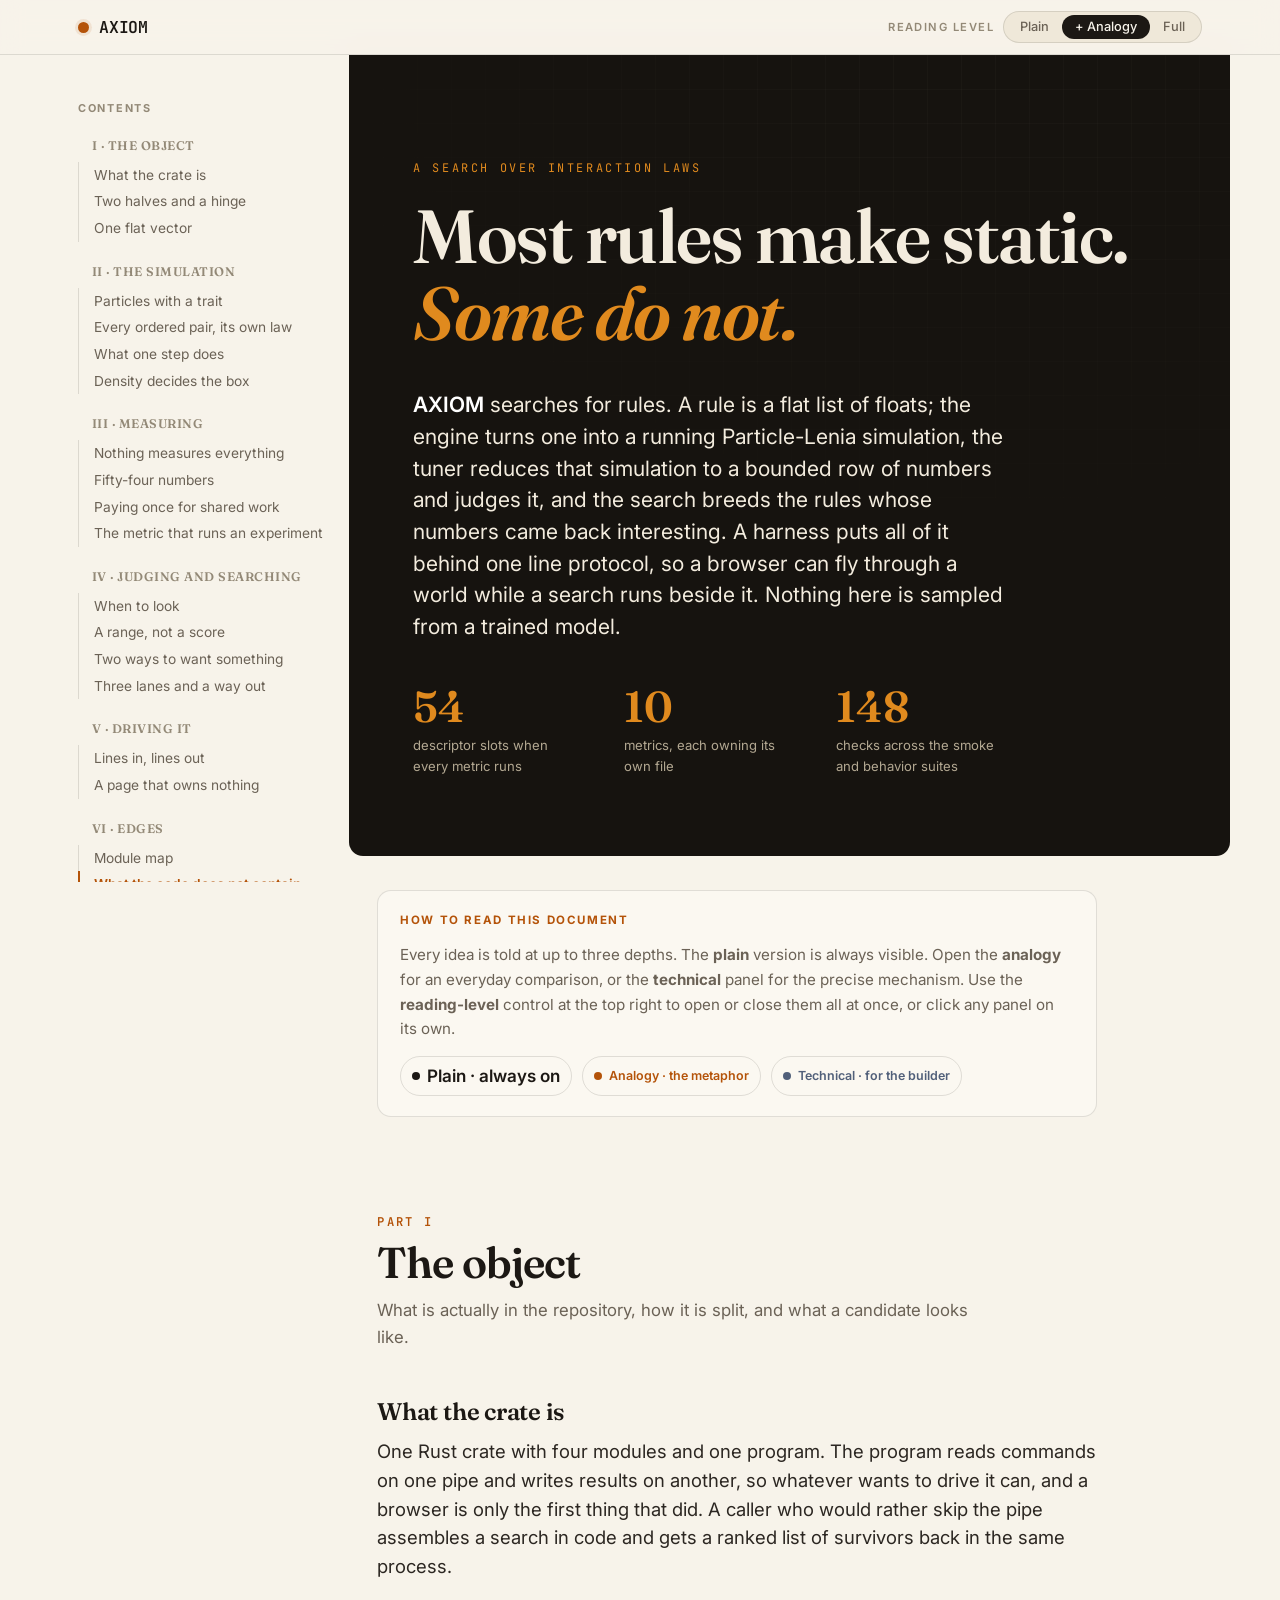
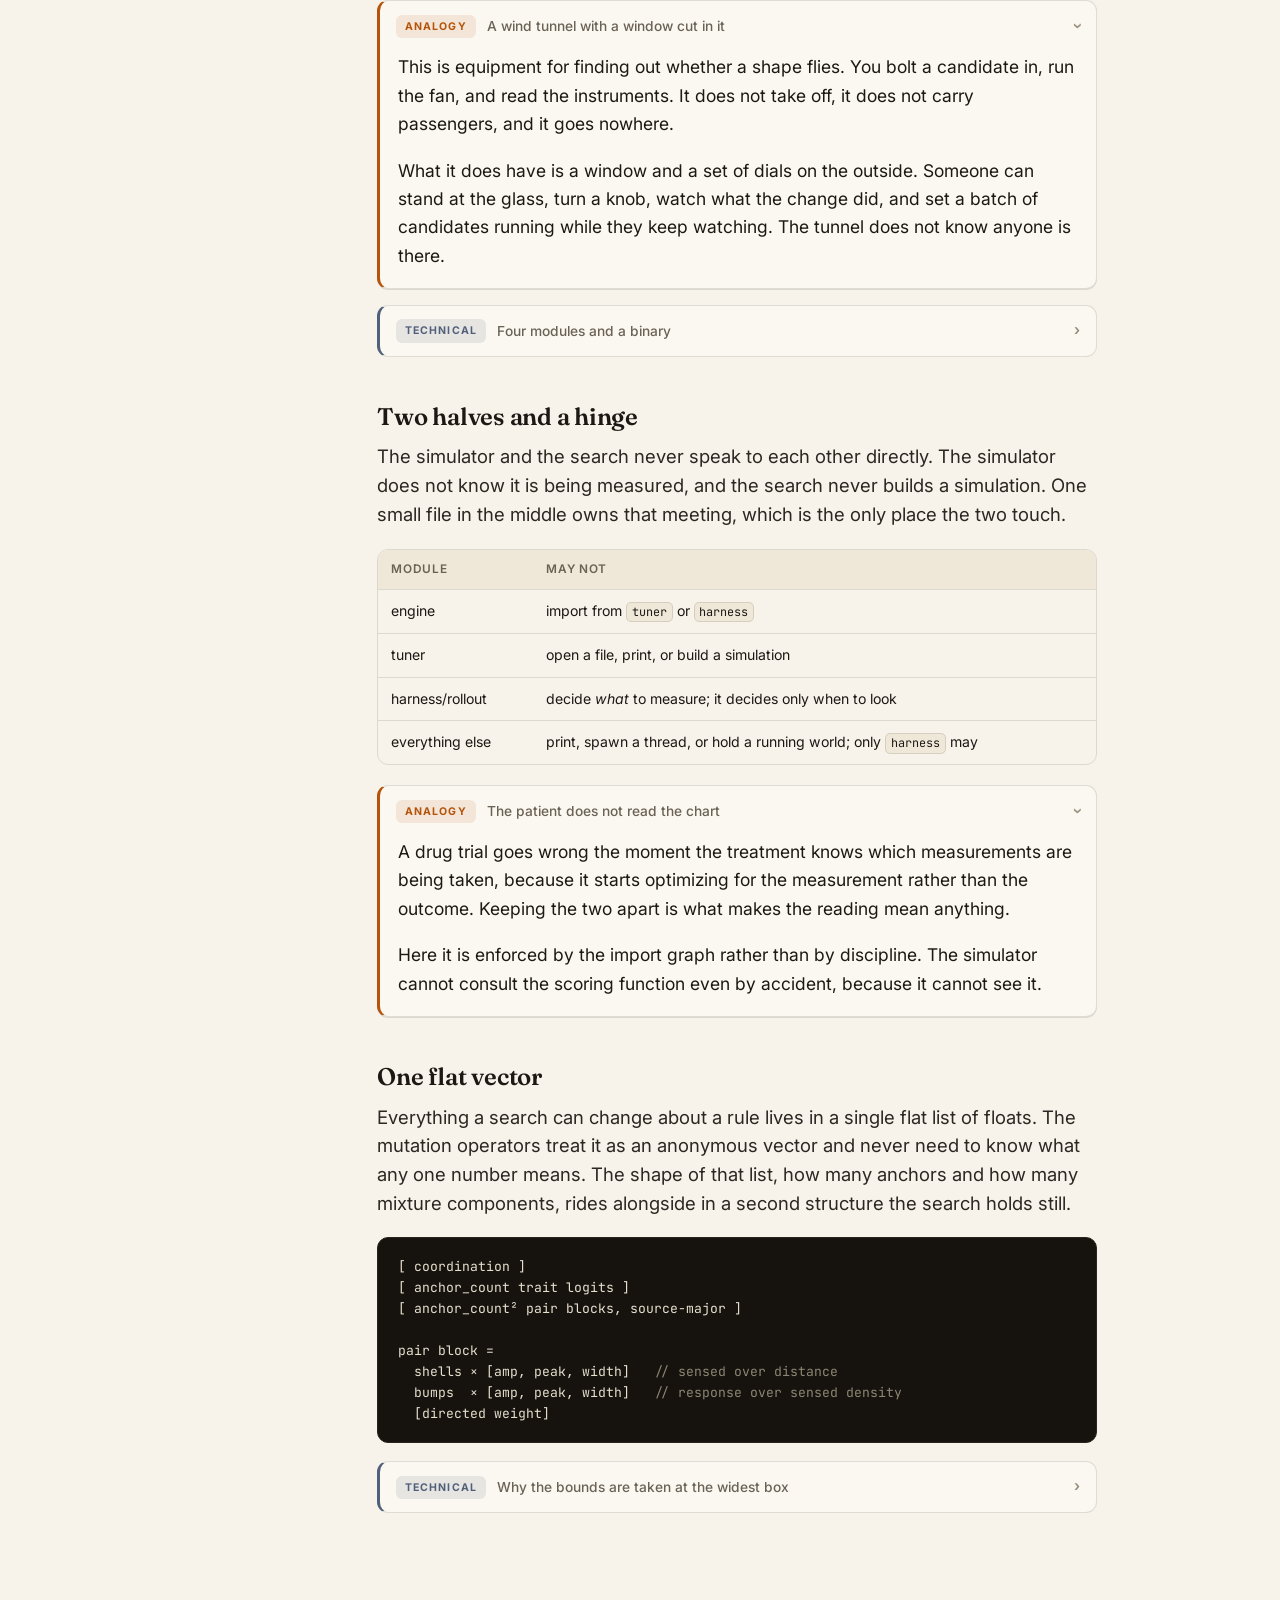
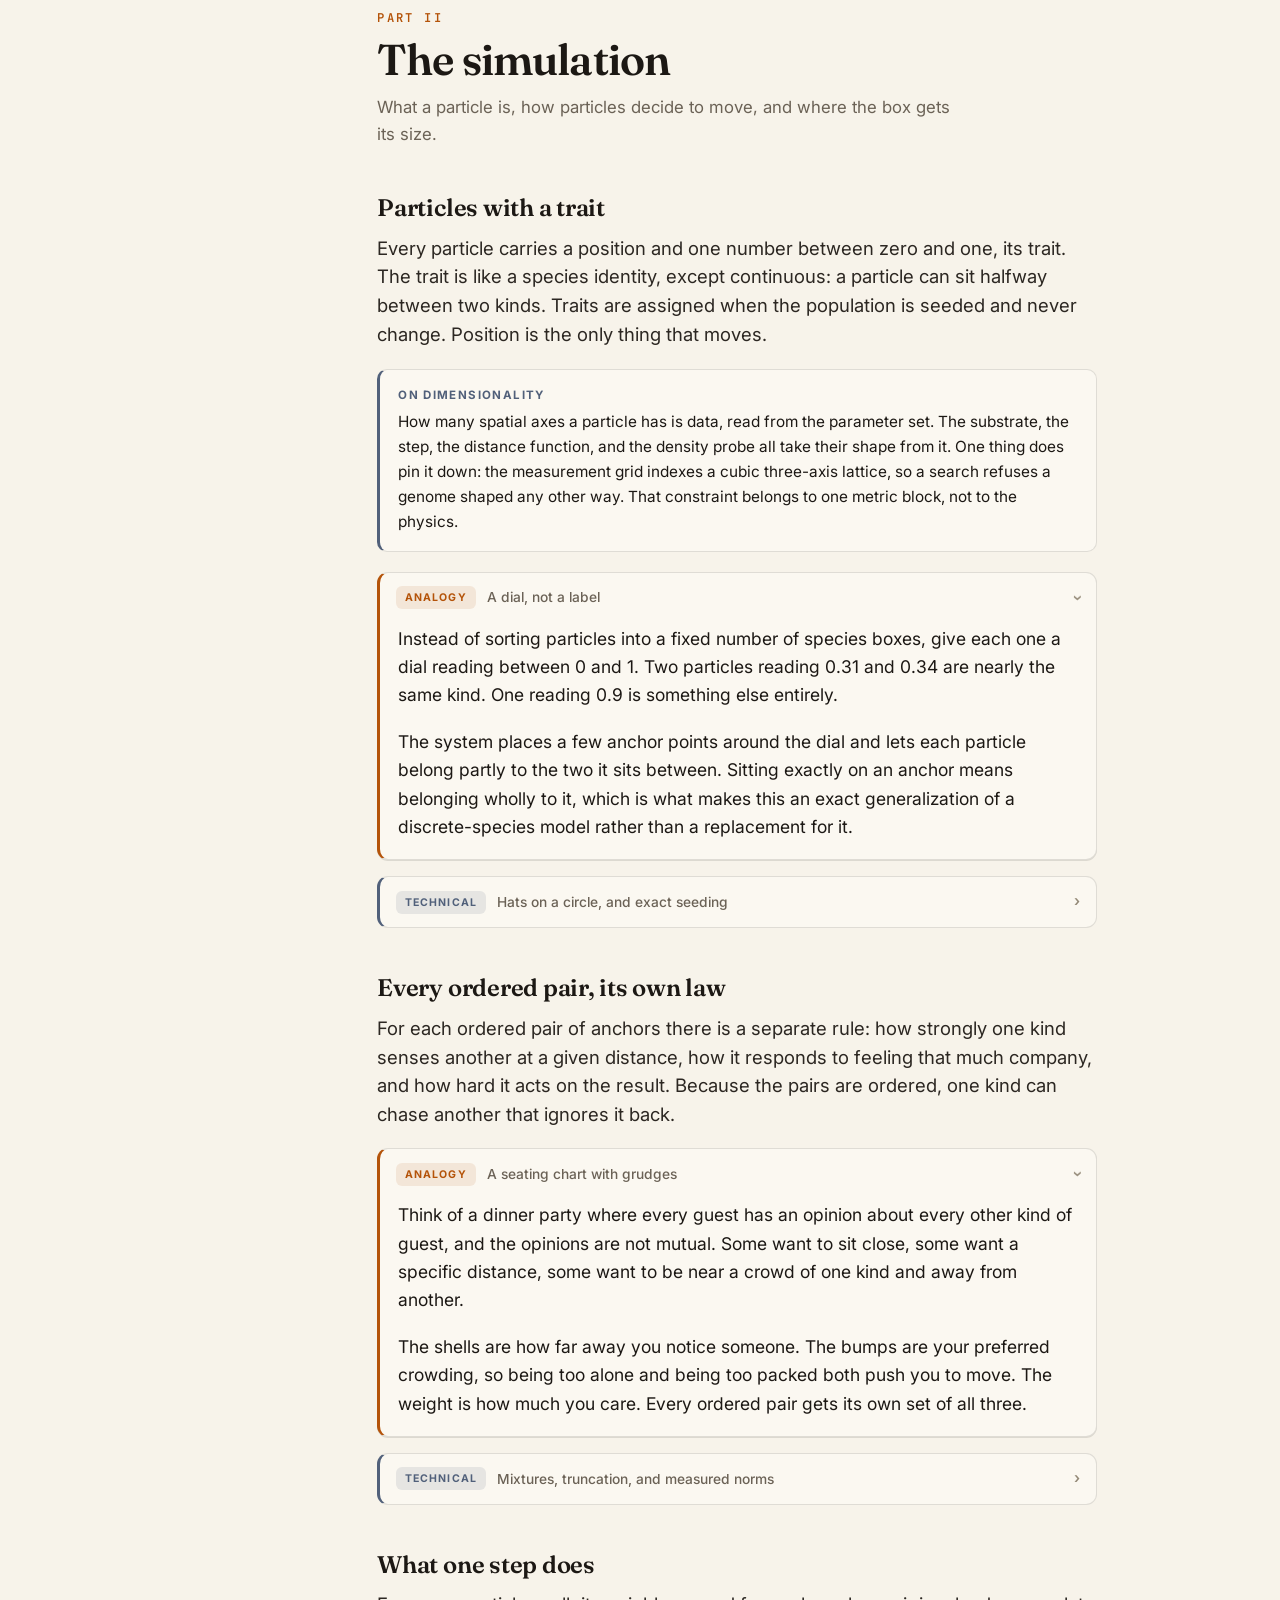
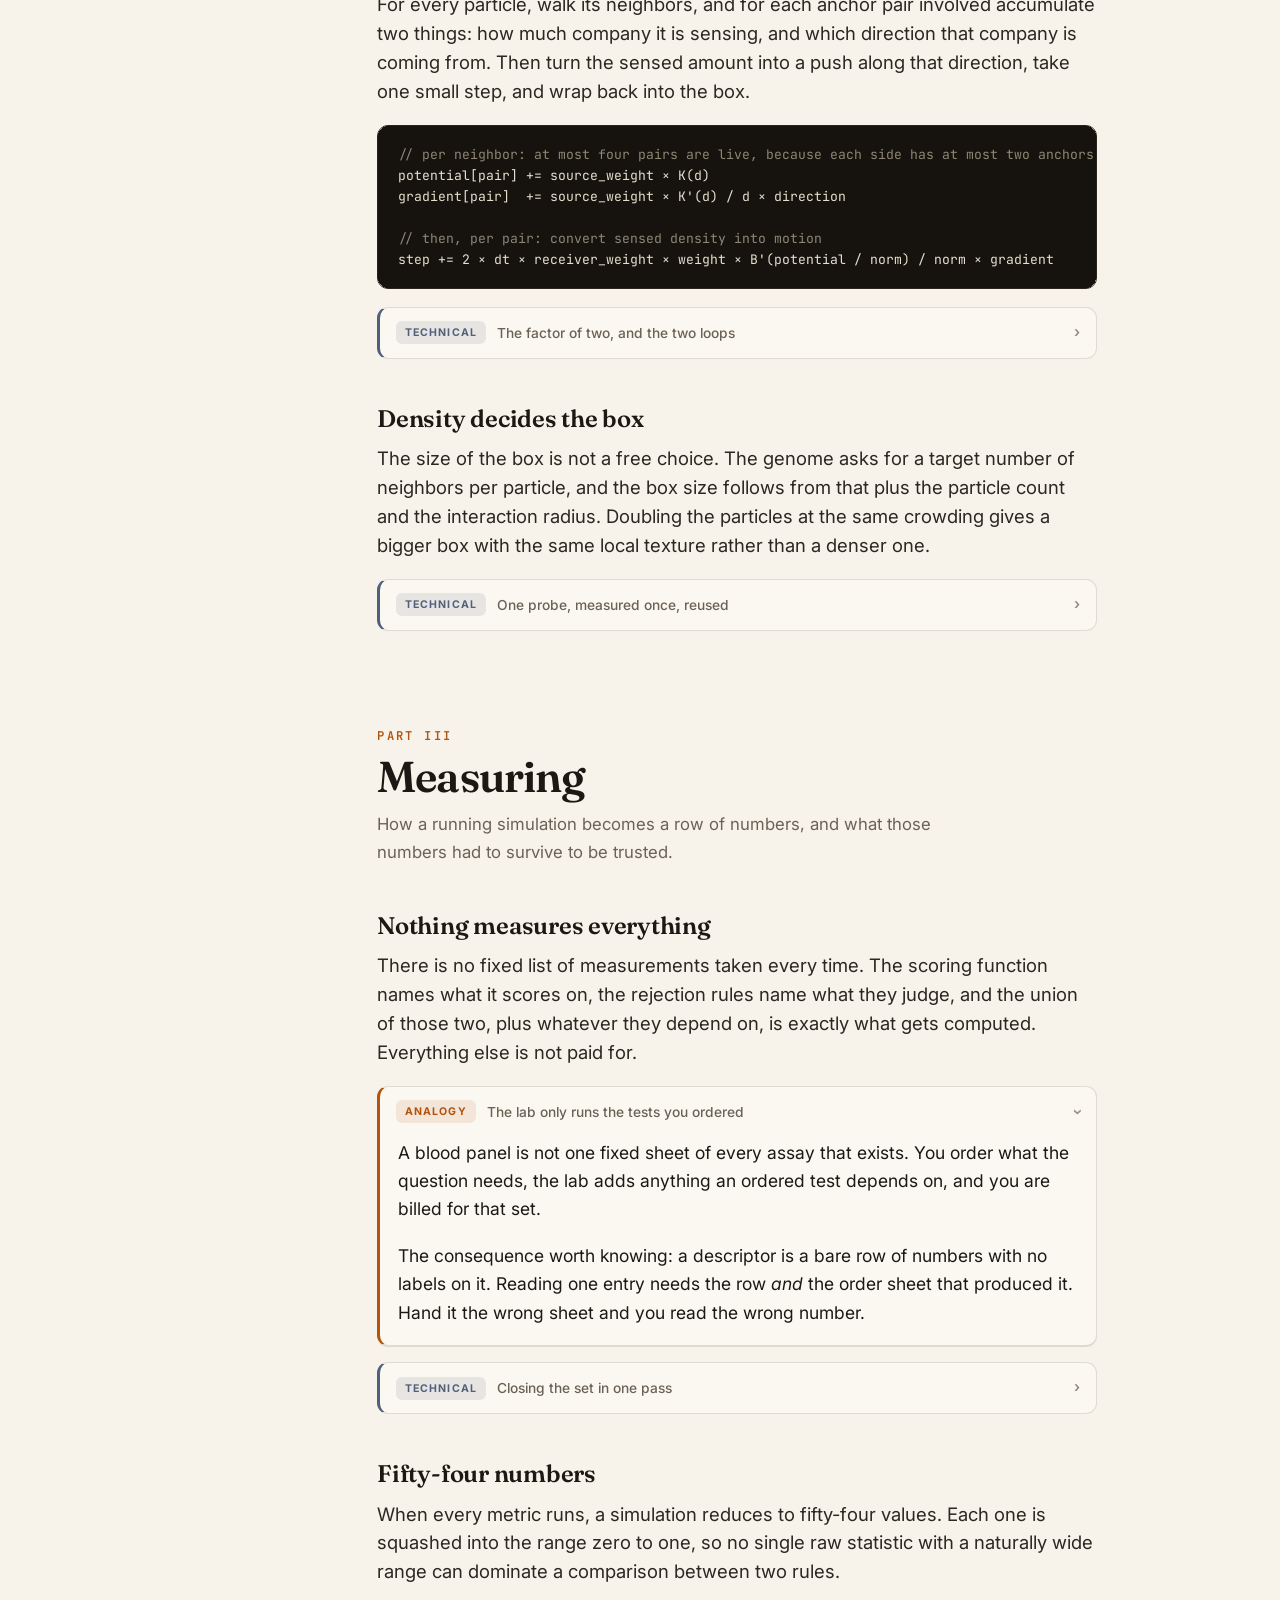
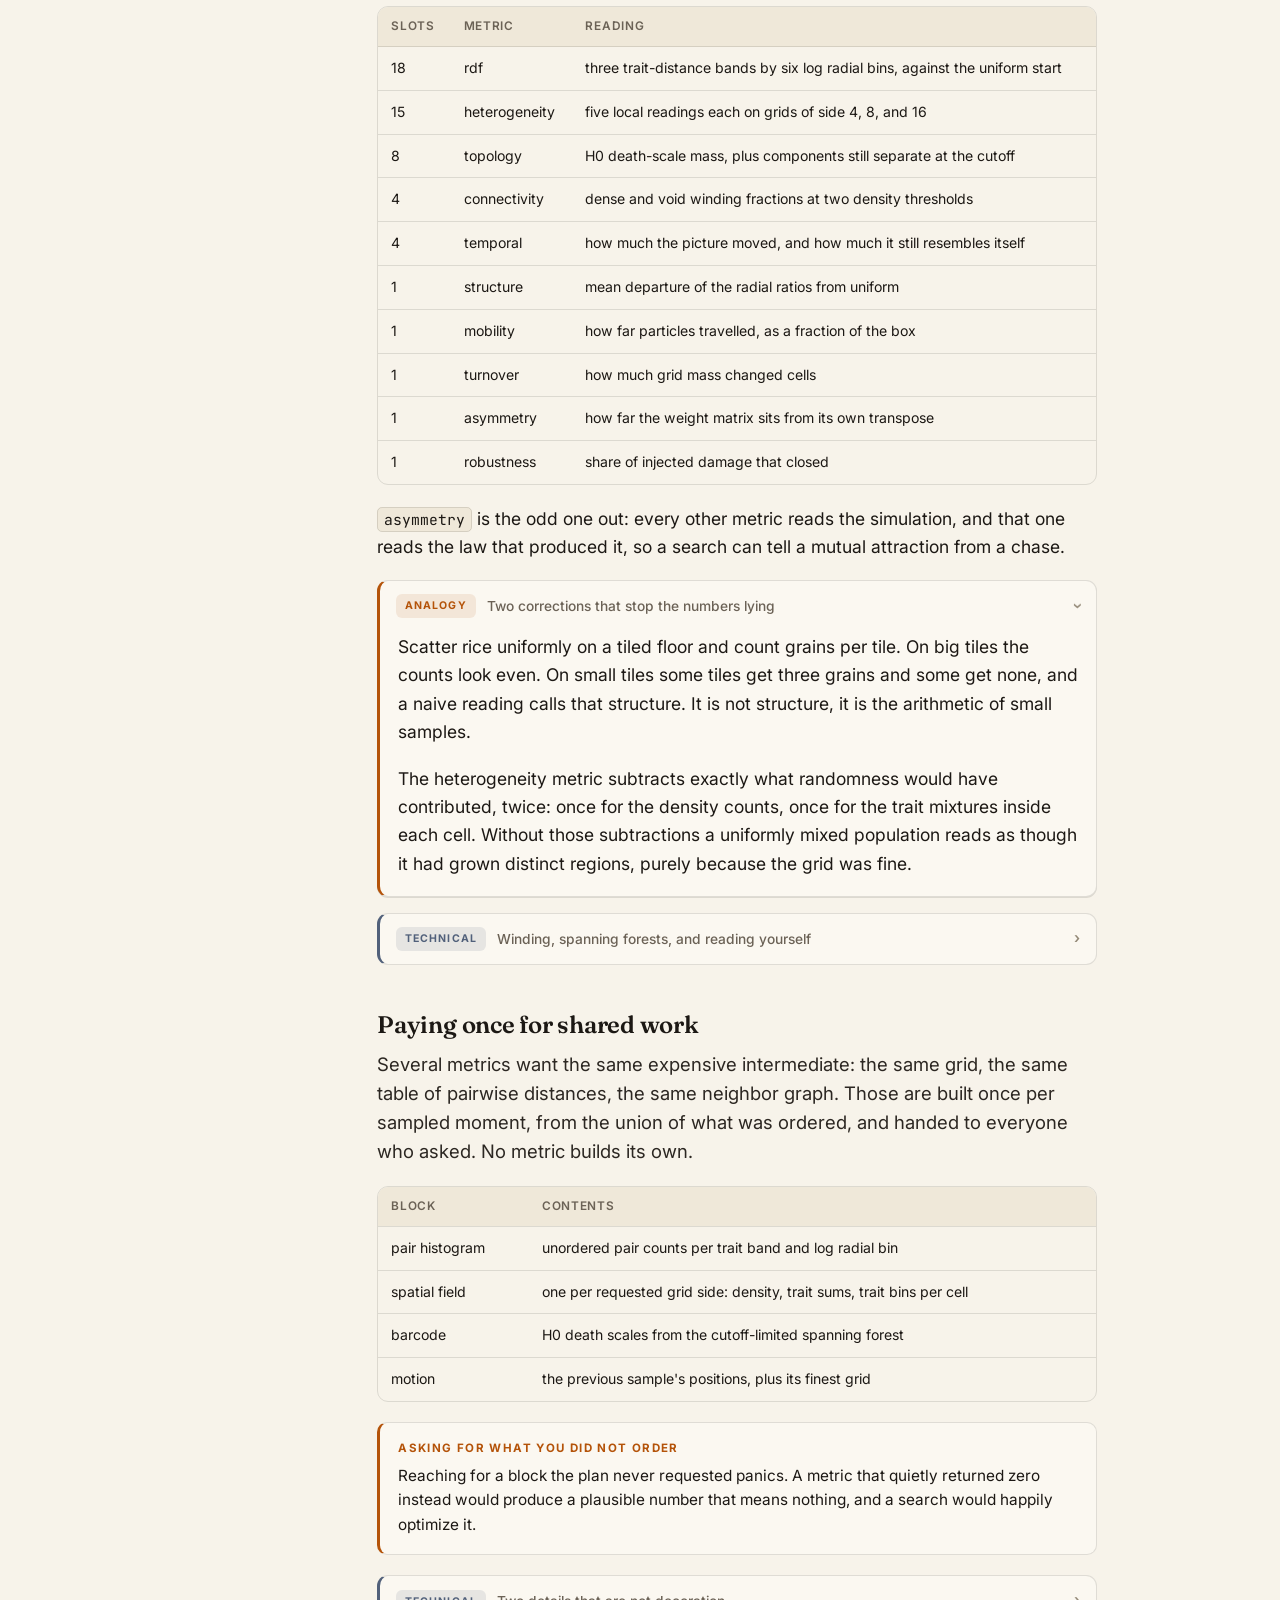
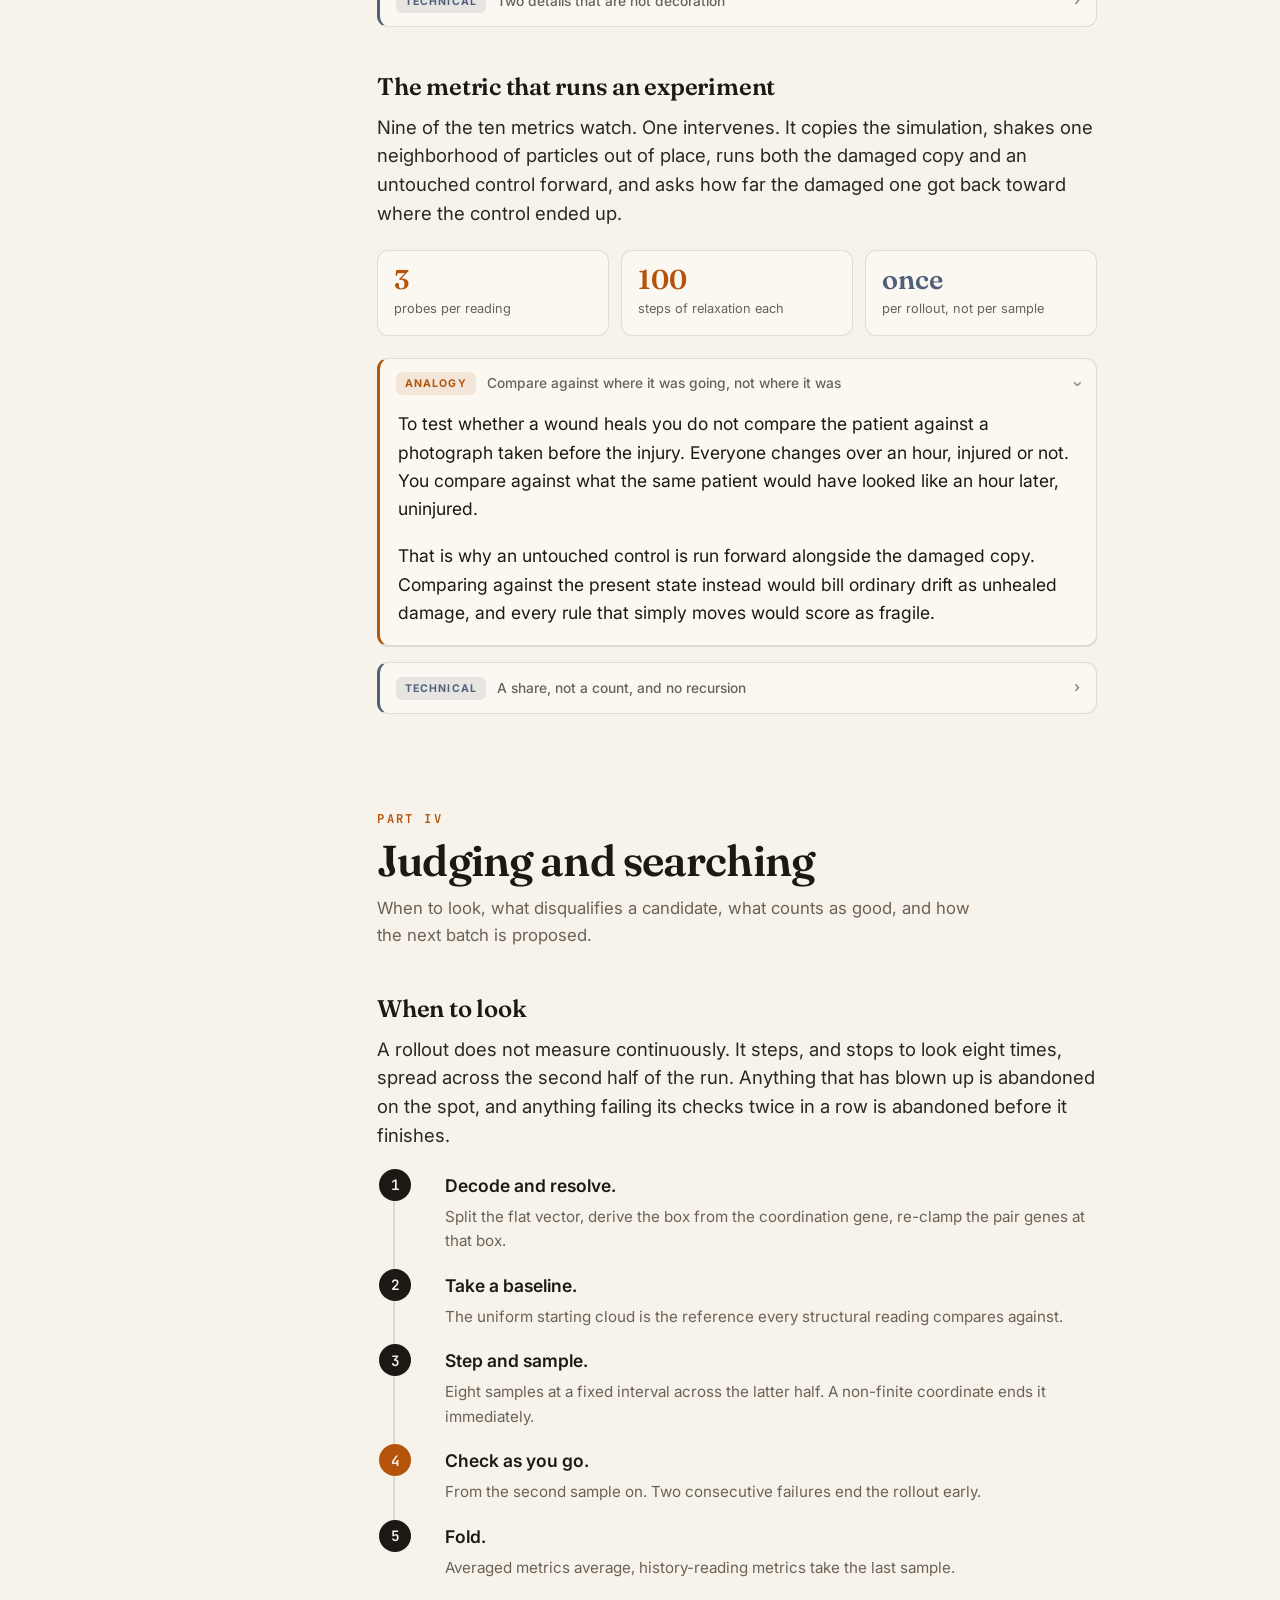
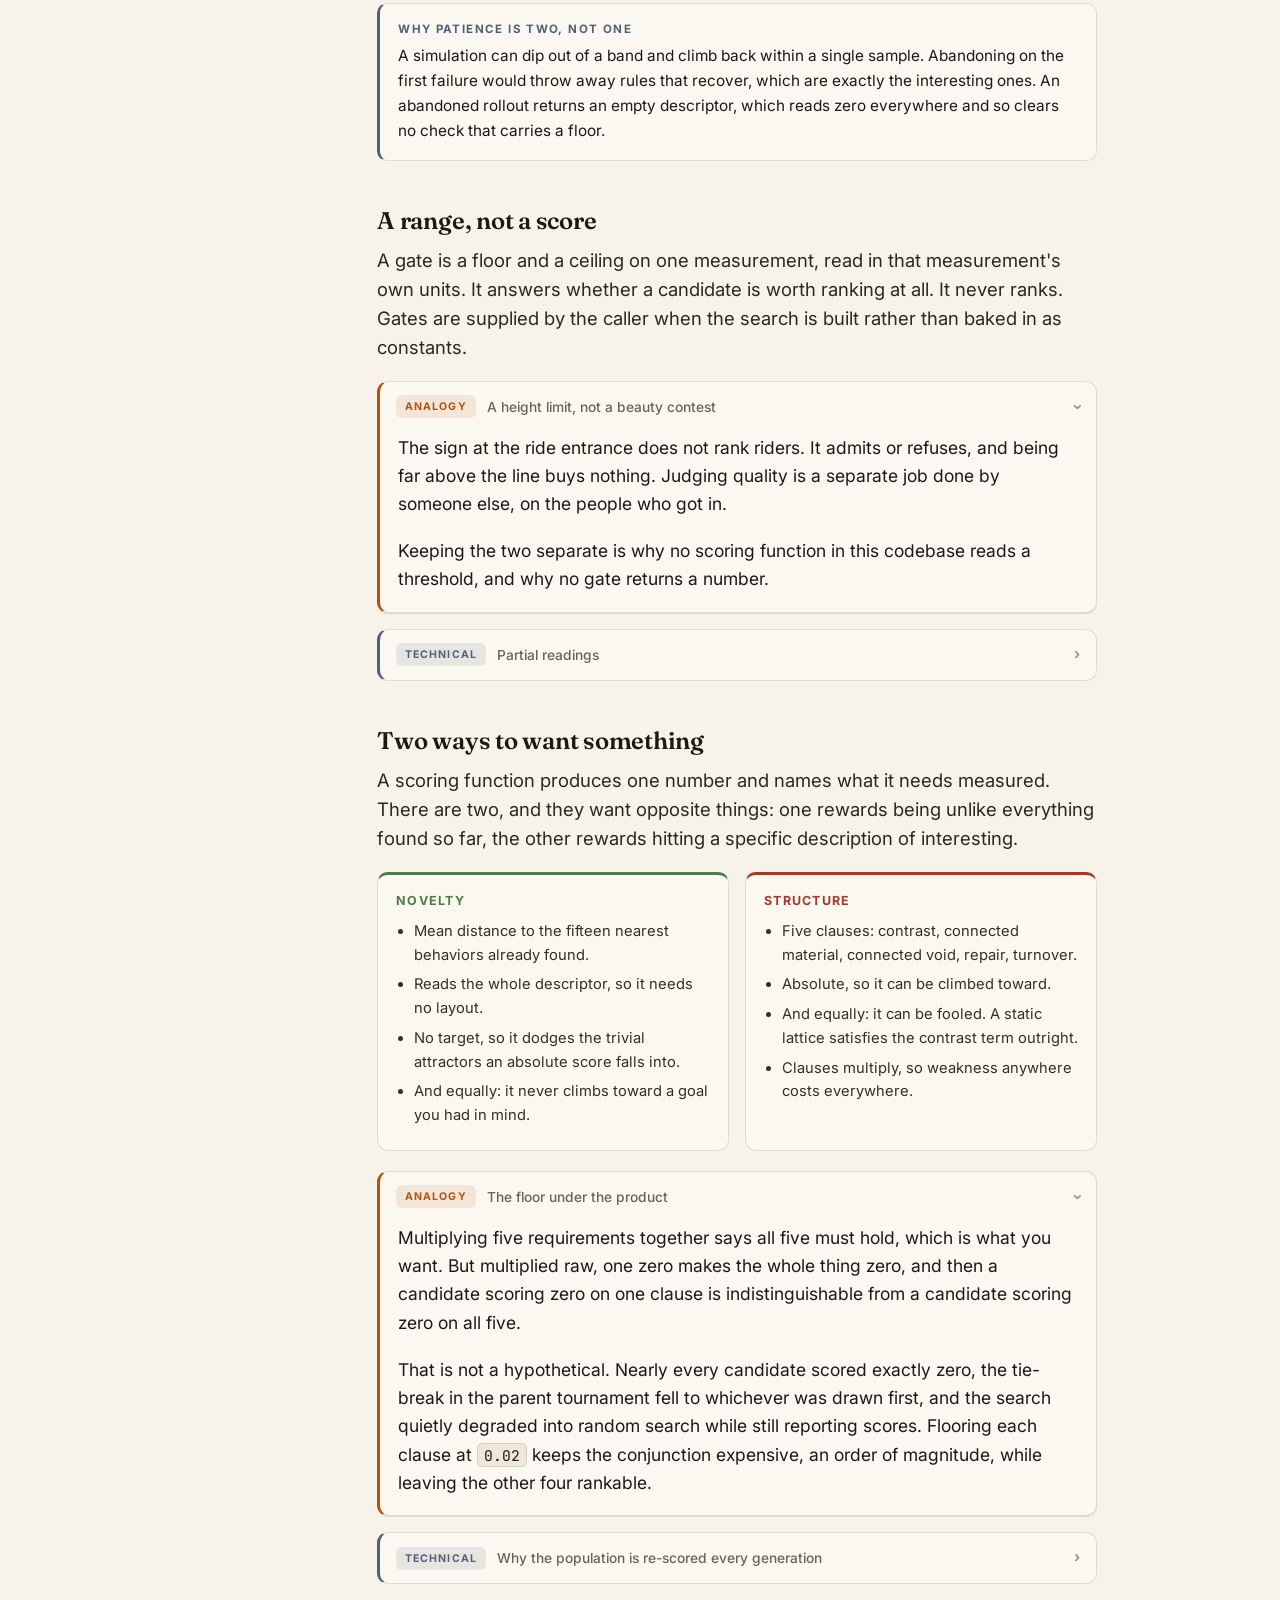
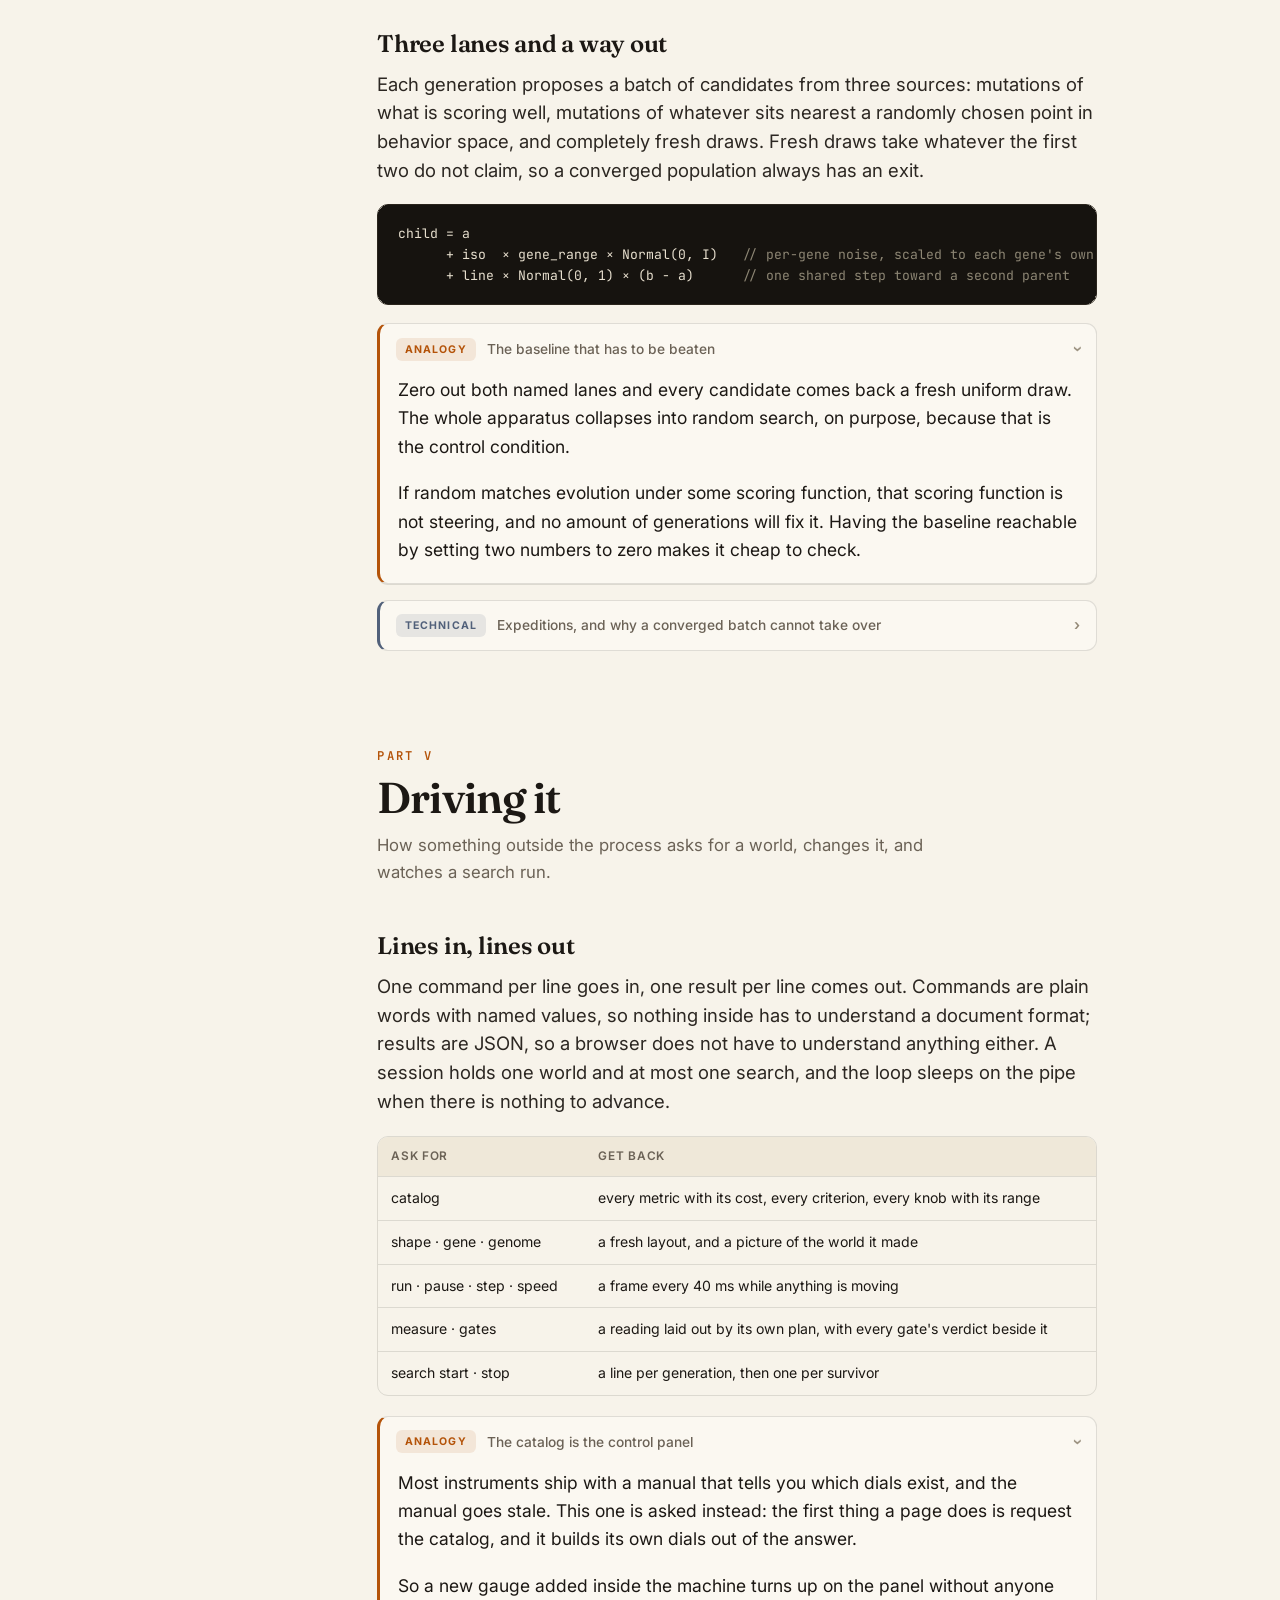
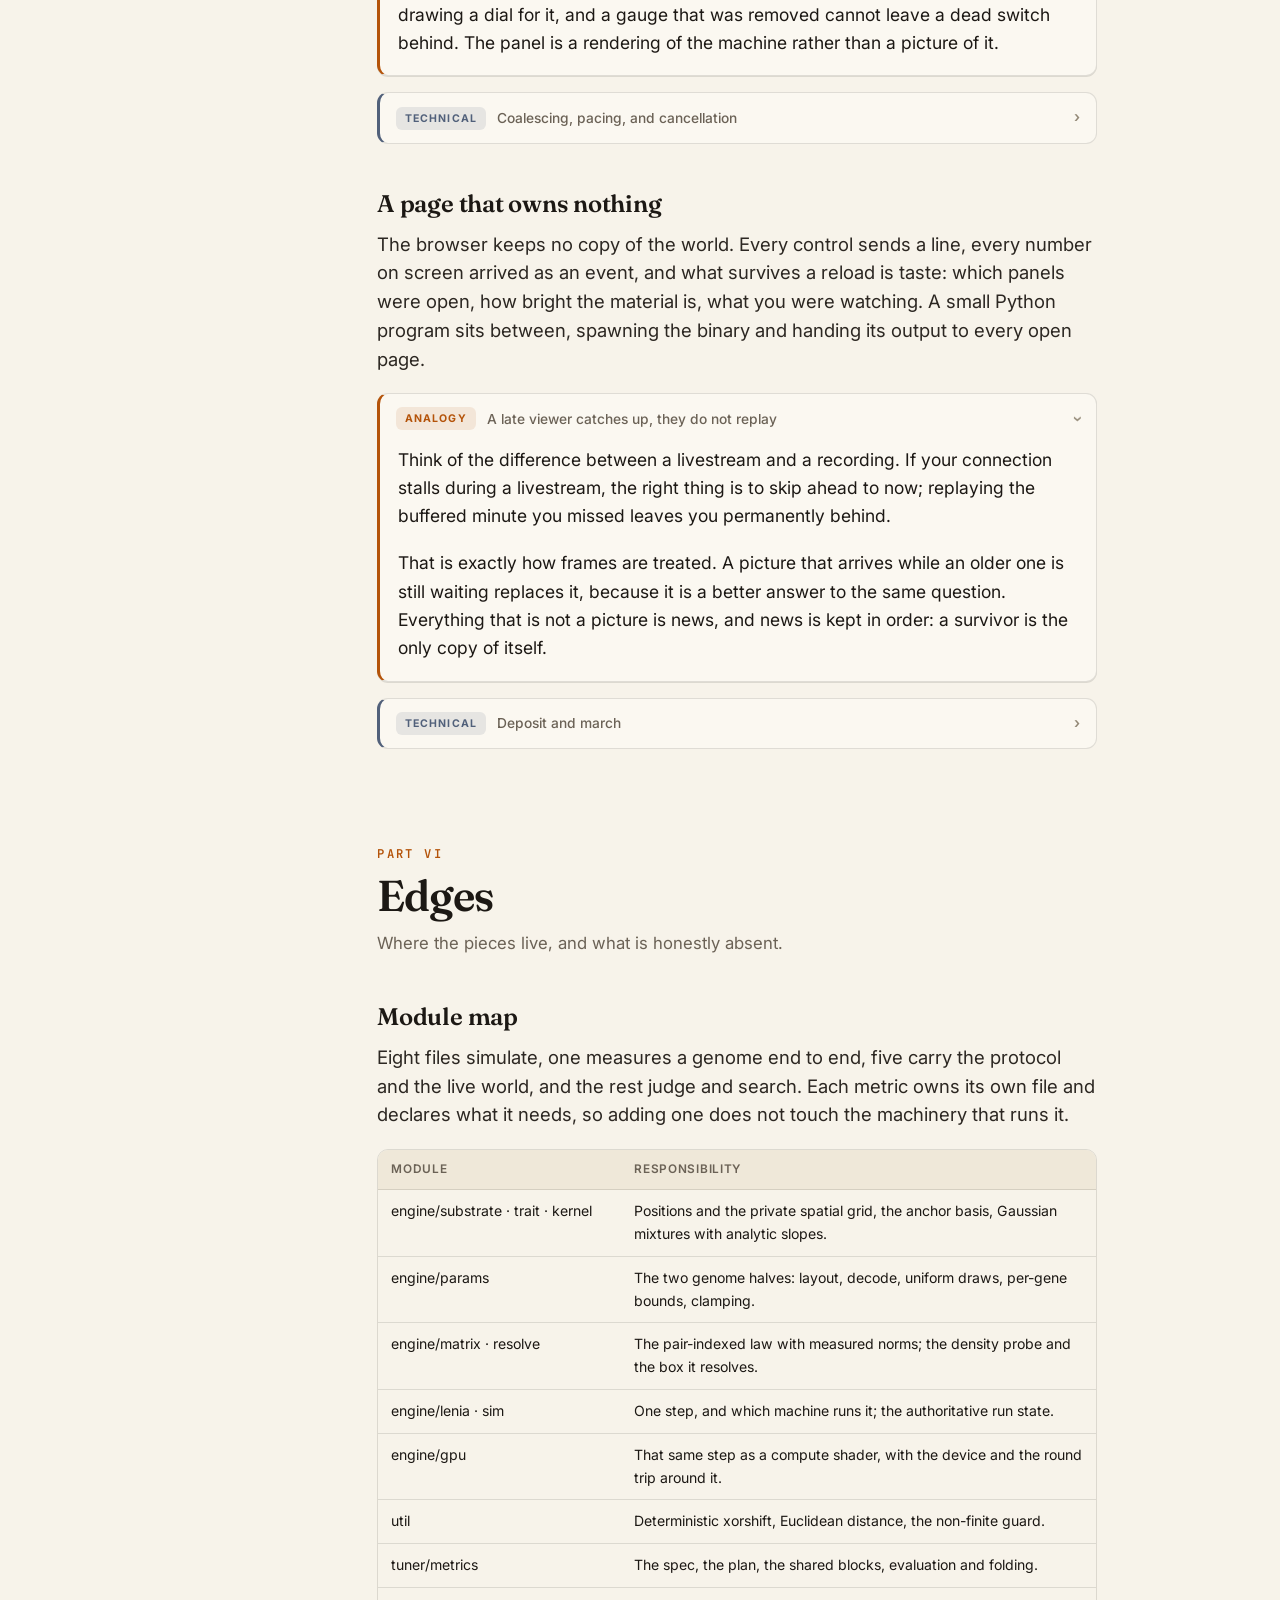
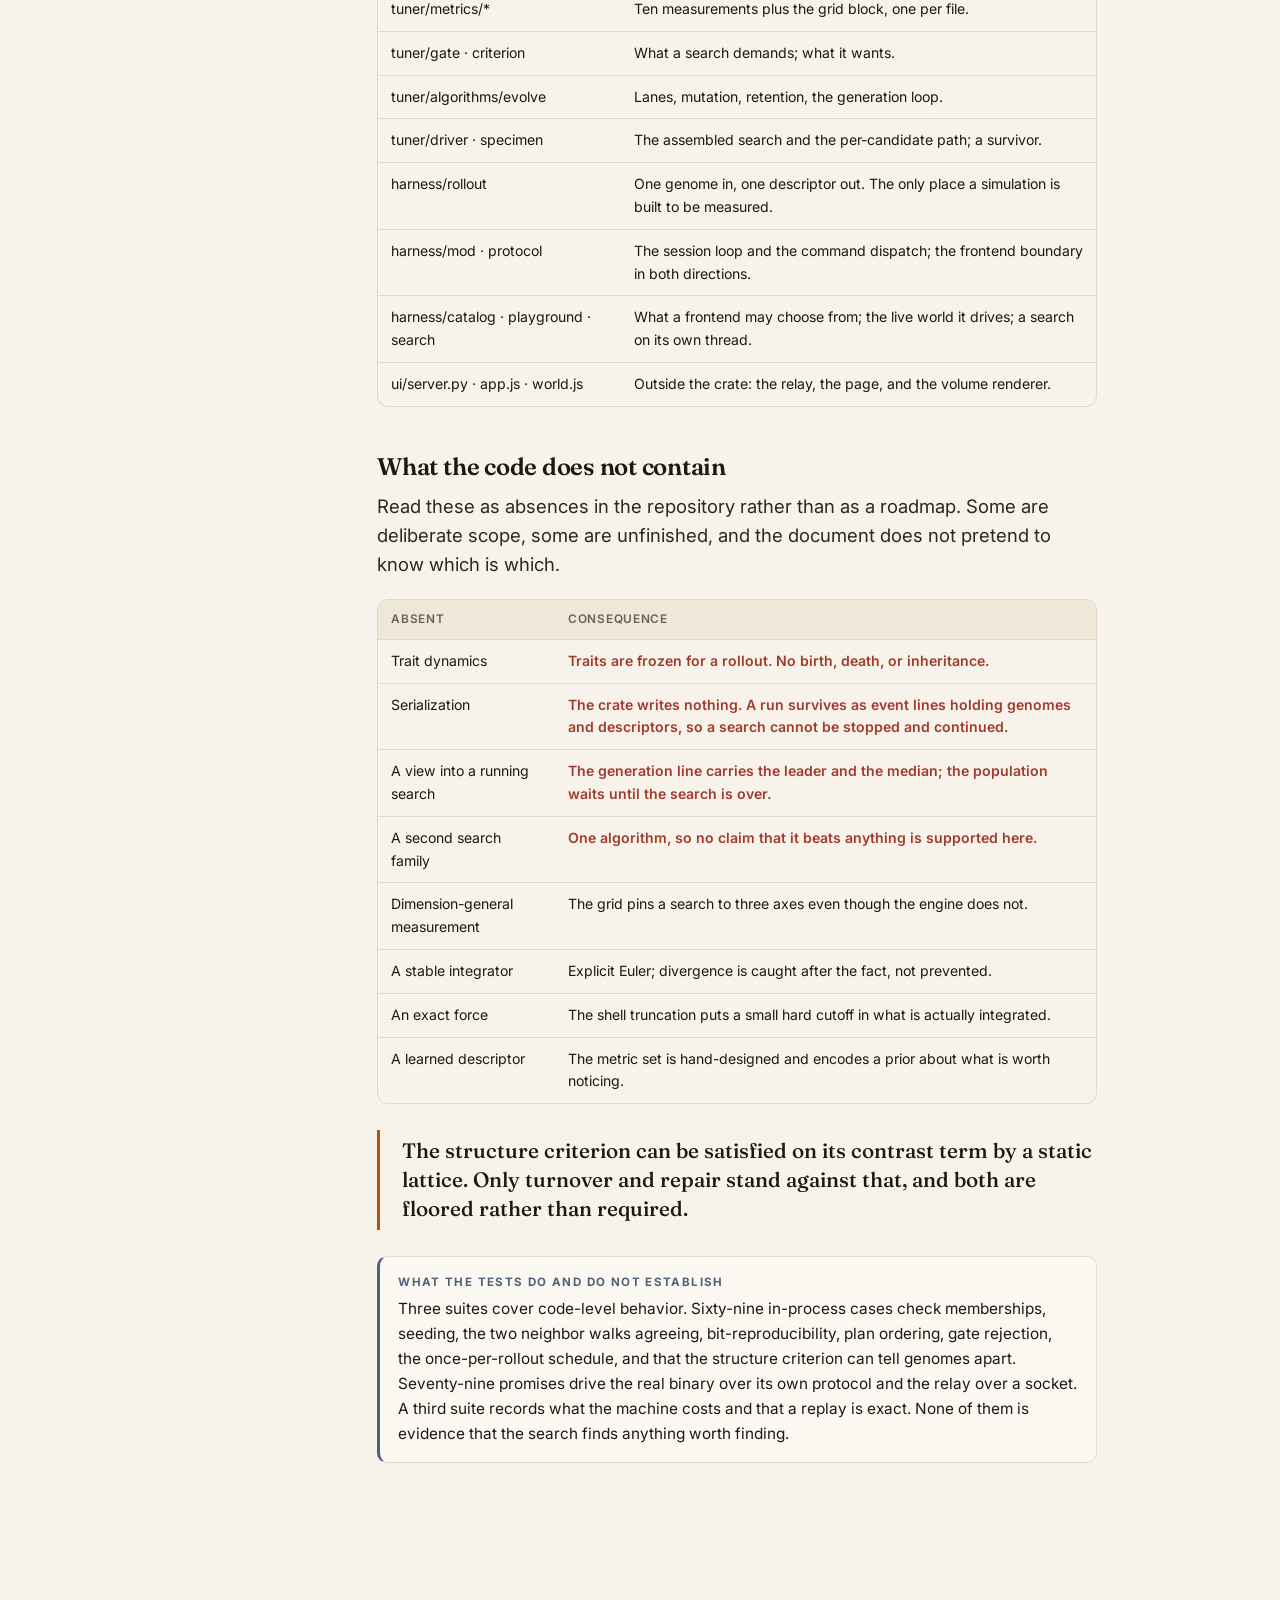
<file: docs/MASTERDOC.html>
<!DOCTYPE html>
<html lang="en">
<head>
<meta charset="UTF-8">
<meta name="viewport" content="width=device-width, initial-scale=1.0">
<title>AXIOM: the masterdoc</title>
<meta name="description" content="A search over Particle-Lenia interaction laws. Read it at three depths: plain, analogy, and technical.">
<link rel="preconnect" href="https://fonts.googleapis.com">
<link rel="preconnect" href="https://fonts.gstatic.com" crossorigin>
<link href="https://fonts.googleapis.com/css2?family=Fraunces:opsz,wght@9..144,400;9..144,500;9..144,600;9..144,700&amp;family=Inter:wght@400;500;600;700&amp;family=JetBrains+Mono:wght@400;500;600&amp;display=swap" rel="stylesheet">
<style>
:root{
  --paper:#f7f3ea; --paper-2:#efe8d9; --card:#fbf8f1;
  --ink:#1c1814; --muted:#6b6256; --faint:#938977;
  --line:rgba(28,24,20,.12); --line-2:rgba(28,24,20,.22);
  --accent:#b45309; --accent-bright:#e08a1e; --accent-soft:rgba(180,83,9,.10);
  --cold:#51607a; --cold-soft:rgba(81,96,122,.12);
  --good:#4d7c4a; --bad:#a23b2e;
  --dark:#16130f; --on-dark:#f3ecde; --on-dark-mute:#b3a892;
  --serif:'Fraunces','Iowan Old Style',Georgia,'Times New Roman',serif;
  --sans:'Inter',-apple-system,BlinkMacSystemFont,'Segoe UI',Roboto,Helvetica,Arial,sans-serif;
  --mono:'JetBrains Mono',ui-monospace,'SF Mono',Menlo,Consolas,monospace;
  --col:min(720px,92vw);
  --r:14px;
}
*{box-sizing:border-box}
html{scroll-behavior:smooth;-webkit-text-size-adjust:100%}
body{
  margin:0;background:var(--paper);color:var(--ink);
  font-family:var(--sans);font-size:17.5px;line-height:1.62;
  font-feature-settings:"kern","liga","calt";text-rendering:optimizeLegibility;
}
::selection{background:var(--accent);color:#fff}

/* ---------- reading progress ---------- */
#progress{position:fixed;top:0;left:0;height:3px;width:0;z-index:120;
  background:linear-gradient(90deg,var(--accent),var(--accent-bright));transition:width .12s linear}

/* ---------- top bar ---------- */
.topbar{position:sticky;top:0;z-index:100;background:rgba(247,243,234,.86);
  backdrop-filter:saturate(140%) blur(12px);border-bottom:1px solid var(--line);}
.topbar .inner{max-width:1180px;margin:0 auto;display:flex;align-items:center;gap:18px;
  padding:11px clamp(14px,3vw,28px);}
.brand{display:flex;align-items:center;gap:10px;font-weight:600;letter-spacing:-.01em;white-space:nowrap}
.brand .dot{width:11px;height:11px;border-radius:50%;background:var(--accent);
  box-shadow:0 0 0 3px var(--accent-soft)}
.brand b{font-family:var(--mono);font-weight:600;font-size:.94em}
.topbar .spacer{flex:1}
.levelctl{display:flex;align-items:center;gap:9px;flex-wrap:wrap}
.levelctl .lbl{font-size:.7rem;text-transform:uppercase;letter-spacing:.13em;color:var(--faint);font-weight:600}
.seg{display:inline-flex;background:var(--paper-2);border:1px solid var(--line);border-radius:999px;padding:3px}
.seg button{border:0;background:transparent;font:inherit;font-size:.8rem;font-weight:500;color:var(--muted);
  padding:5px 13px;border-radius:999px;cursor:pointer;transition:.18s;white-space:nowrap;line-height:1.1}
.seg button:hover{color:var(--ink)}
.seg button[aria-pressed="true"]{background:var(--ink);color:var(--paper)}
.navtoggle{display:none}

/* ---------- layout ---------- */
.layout{max-width:1180px;margin:0 auto;display:grid;grid-template-columns:248px minmax(0,1fr);
  gap:clamp(20px,4vw,56px);padding:0 clamp(14px,3vw,28px)}
.toc{position:sticky;top:74px;align-self:start;max-height:calc(100vh - 92px);overflow:auto;
  padding:26px 0 40px;font-size:.86rem}
.toc h4{margin:0 0 10px;font-size:.68rem;letter-spacing:.16em;text-transform:uppercase;color:var(--faint);font-weight:700}
.toc ol{list-style:none;margin:0 0 20px;padding:0;border-left:1px solid var(--line)}
.toc li a{display:block;padding:4px 0 4px 14px;margin-left:-1px;color:var(--muted);text-decoration:none;
  border-left:2px solid transparent;transition:.15s;line-height:1.35}
.toc li a:hover{color:var(--ink)}
.toc li a.active{color:var(--accent);border-left-color:var(--accent);font-weight:600}
.toc .part{font-family:var(--serif);font-size:.78rem;letter-spacing:.04em;color:var(--faint);
  text-transform:uppercase;margin:18px 0 6px;padding-left:14px;font-weight:600}

article{padding:0 0 90px;min-width:0}
article>*{max-width:var(--col)}
article .wide{max-width:min(980px,100%)}

/* ---------- hero ---------- */
.hero{max-width:none!important;background:var(--dark);color:var(--on-dark);
  margin:0 calc(-1*clamp(14px,3vw,28px)) 0;padding:clamp(54px,9vw,104px) clamp(20px,5vw,64px) clamp(46px,7vw,78px);
  border-radius:0 0 var(--r) var(--r);position:relative;overflow:hidden}
.hero .grid-bg{position:absolute;inset:0;opacity:.5;pointer-events:none;
  background-image:linear-gradient(rgba(243,236,222,.05) 1px,transparent 1px),linear-gradient(90deg,rgba(243,236,222,.05) 1px,transparent 1px);
  background-size:34px 34px;mask-image:radial-gradient(ellipse 80% 70% at 70% 0%,#000,transparent)}
.hero .kicker{font-family:var(--mono);font-size:.74rem;letter-spacing:.22em;text-transform:uppercase;
  color:var(--accent-bright);margin:0 0 20px;position:relative}
.hero h1{font-family:var(--serif);font-weight:600;font-size:clamp(2.5rem,7vw,4.7rem);line-height:1.02;
  letter-spacing:-.02em;margin:0 0 .5em;max-width:16ch;position:relative}
.hero h1 em{font-style:italic;color:var(--accent-bright)}
.hero .lede{font-size:clamp(1.05rem,2.2vw,1.32rem);line-height:1.5;color:var(--on-dark);max-width:46ch;
  margin:0 0 2em;position:relative}
.hero .lede b{color:#fff;font-weight:600}
.hero .stats{display:flex;flex-wrap:wrap;gap:clamp(20px,4vw,52px);position:relative}
.hero .stat .n{font-family:var(--serif);font-size:clamp(1.8rem,4vw,2.7rem);font-weight:600;line-height:1;color:var(--accent-bright)}
.hero .stat .t{font-size:.82rem;color:var(--on-dark-mute);margin-top:7px;max-width:20ch}

/* ---------- how to read ---------- */
.howto{background:var(--card);border:1px solid var(--line);border-radius:var(--r);
  padding:20px 22px;margin:34px 0 8px;display:grid;gap:14px}
.howto h4{margin:0;font-size:.72rem;letter-spacing:.14em;text-transform:uppercase;color:var(--accent);font-weight:700}
.howto p{margin:0;font-size:.95rem;color:var(--muted)}
.howto .legend{display:flex;flex-wrap:wrap;gap:10px}
.tag{display:inline-flex;align-items:center;gap:7px;font-size:.78rem;font-weight:600;
  padding:5px 11px;border-radius:999px;border:1px solid var(--line)}
.tag .d{width:8px;height:8px;border-radius:50%}
.tag.plain{color:var(--ink)} .tag.plain .d{background:var(--ink)}
.tag.ana{color:var(--accent)} .tag.ana .d{background:var(--accent)}
.tag.tech{color:var(--cold)} .tag.tech .d{background:var(--cold)}

/* ---------- typography ---------- */
.part-head{margin:78px 0 8px;padding-top:18px}
.part-head .pn{font-family:var(--mono);font-size:.76rem;letter-spacing:.2em;color:var(--accent);font-weight:600}
.part-head h2{font-family:var(--serif);font-weight:600;font-size:clamp(1.9rem,4vw,2.7rem);
  line-height:1.05;letter-spacing:-.02em;margin:.18em 0 0}
.part-head .sub{color:var(--muted);font-size:1.05rem;margin:.7em 0 0;max-width:54ch}
section.block{margin:46px 0;scroll-margin-top:84px}
section.block>h3{font-family:var(--serif);font-weight:600;font-size:1.5rem;letter-spacing:-.01em;
  margin:0 0 .5em;line-height:1.15}
article p{margin:0 0 1.05em}
.plain{font-size:1.07rem;color:#2c2722}
.plain.lead{font-size:1.16rem;line-height:1.55}
article a{color:var(--accent);text-decoration:none;border-bottom:1px solid var(--accent-soft);transition:.15s}
article a:hover{border-bottom-color:var(--accent)}
strong{font-weight:600}
em{font-style:italic}
code{font-family:var(--mono);font-size:.84em;background:var(--paper-2);padding:.12em .4em;border-radius:5px;
  border:1px solid var(--line)}
h3 code,h4 code{font-size:.78em}

/* ---------- collapsible layers ---------- */
details.layer{margin:16px 0;border:1px solid var(--line);border-radius:11px;overflow:hidden;background:var(--card)}
details.layer[open]{box-shadow:0 1px 0 var(--line)}
details.layer>summary{list-style:none;cursor:pointer;display:flex;align-items:center;gap:11px;
  padding:13px 16px;font-weight:600;font-size:.92rem;user-select:none;transition:background .15s}
details.layer>summary::-webkit-details-marker{display:none}
details.layer>summary:hover{background:var(--paper-2)}
.layer .badge{font-size:.66rem;letter-spacing:.1em;text-transform:uppercase;font-weight:700;
  padding:3px 9px;border-radius:6px;white-space:nowrap}
.layer.analogy{border-left:3px solid var(--accent)}
.layer.analogy .badge{background:var(--accent-soft);color:var(--accent)}
.layer.technical{border-left:3px solid var(--cold)}
.layer.technical .badge{background:var(--cold-soft);color:var(--cold)}
.layer .stitle{color:var(--muted);font-weight:500;font-size:.86rem}
.layer .chev{margin-left:auto;color:var(--faint);transition:transform .2s;flex:none}
details.layer[open]>summary .chev{transform:rotate(90deg)}
.layer .body{padding:2px 18px 18px}
.layer.technical .body{font-size:.96rem}
.layer .body>*:first-child{margin-top:0}
.layer .body>*:last-child{margin-bottom:0}
.layer.technical .body p,.layer.technical .body li{color:#332e28}

/* ---------- code / pre ---------- */
pre{background:var(--dark);color:#e7dfce;font-family:var(--mono);font-size:.82rem;line-height:1.6;
  padding:18px 20px;border-radius:11px;overflow:auto;margin:18px 0;border:1px solid #2a241c}
pre code{background:none;border:0;padding:0;font-size:1em;color:inherit}
pre .c{color:#8d8674}
pre .k{color:#e08a1e}
pre .s{color:#9bb08a}
pre .n{color:#cdb6ff}

/* ---------- tables ---------- */
.tablewrap{overflow-x:auto;margin:20px 0;border:1px solid var(--line);border-radius:11px}
table{border-collapse:collapse;width:100%;font-size:.88rem}
th,td{text-align:left;padding:10px 13px;border-bottom:1px solid var(--line);vertical-align:top}
thead th{background:var(--paper-2);font-weight:600;font-size:.74rem;letter-spacing:.06em;text-transform:uppercase;
  color:var(--muted);white-space:nowrap}
tbody tr:last-child td{border-bottom:0}
tbody tr:hover{background:rgba(180,83,9,.04)}
td .mono,th .mono{font-family:var(--mono);font-size:.92em}
.yes{color:var(--good);font-weight:600}.no{color:var(--bad);font-weight:600}

/* ---------- callouts / components ---------- */
.callout{border:1px solid var(--line);border-left:3px solid var(--accent);background:var(--card);
  border-radius:10px;padding:16px 18px;margin:20px 0}
.callout.cold{border-left-color:var(--cold)}
.callout .h{font-size:.72rem;letter-spacing:.12em;text-transform:uppercase;font-weight:700;color:var(--accent);margin-bottom:6px}
.callout.cold .h{color:var(--cold)}
.callout p{margin:0;font-size:.96rem}
.pull{font-family:var(--serif);font-size:1.3rem;line-height:1.4;color:var(--ink);font-weight:500;
  border-left:3px solid var(--accent);padding:6px 0 6px 22px;margin:26px 0}

.statgrid{display:grid;grid-template-columns:repeat(auto-fit,minmax(140px,1fr));gap:12px;margin:22px 0}
.statgrid .s{background:var(--card);border:1px solid var(--line);border-radius:11px;padding:15px 16px}
.statgrid .s .n{font-family:var(--serif);font-size:1.7rem;font-weight:600;line-height:1;color:var(--accent)}
.statgrid .s .n.cold{color:var(--cold)}
.statgrid .s .t{font-size:.8rem;color:var(--muted);margin-top:6px}

.cols2{display:grid;grid-template-columns:1fr 1fr;gap:16px;margin:20px 0}
.casecard{border:1px solid var(--line);border-radius:11px;padding:16px 18px;background:var(--card)}
.casecard.bull{border-top:3px solid var(--good)}
.casecard.bear{border-top:3px solid var(--bad)}
.casecard h5{margin:0 0 8px;font-size:.78rem;letter-spacing:.1em;text-transform:uppercase;font-weight:700}
.casecard.bull h5{color:var(--good)}.casecard.bear h5{color:var(--bad)}
.casecard ul{margin:0;padding-left:18px;font-size:.92rem;color:#332e28}
.casecard li{margin:.4em 0}

.steps{list-style:none;counter-reset:s;padding:0;margin:22px 0}
.steps li{counter-increment:s;position:relative;padding:0 0 18px 50px;border-left:2px solid var(--line);margin-left:16px}
.steps li:last-child{border-left-color:transparent;padding-bottom:0}
.steps li::before{content:counter(s);position:absolute;left:-16px;top:-3px;width:32px;height:32px;border-radius:50%;
  background:var(--ink);color:var(--paper);display:grid;place-items:center;font-family:var(--mono);font-weight:600;font-size:.9rem}
.steps li.flip::before{background:var(--accent)}
.steps li b{font-weight:600}
.steps li p{margin:.3em 0 0;font-size:.95rem;color:var(--muted)}

/* ---------- diagrams ---------- */
.figure{margin:26px 0}
.figure svg{display:block;width:100%;height:auto}
.figure figcaption{font-size:.8rem;color:var(--faint);margin-top:10px;text-align:center}
.svgbox{background:var(--card);border:1px solid var(--line);border-radius:var(--r);padding:22px}

/* ---------- footer ---------- */
footer{background:var(--dark);color:var(--on-dark-mute);margin-top:60px;
  padding:54px clamp(20px,5vw,64px);border-radius:var(--r) var(--r) 0 0}
footer .inner{max-width:1180px;margin:0 auto}
footer h3{font-family:var(--serif);color:var(--on-dark);font-size:1.5rem;margin:0 0 .4em;font-weight:600}
footer p{margin:0 0 1em;max-width:60ch;font-size:.95rem}
footer .docs{display:flex;gap:14px;flex-wrap:wrap;margin-top:18px}
footer .docs a{color:var(--on-dark);text-decoration:none;border:1px solid rgba(243,236,222,.18);
  border-radius:9px;padding:9px 15px;font-size:.85rem;font-family:var(--mono);transition:.15s}
footer .docs a:hover{border-color:var(--accent-bright);color:var(--accent-bright)}
footer .meta{margin-top:30px;padding-top:20px;border-top:1px solid rgba(243,236,222,.12);font-size:.78rem;color:var(--faint)}

/* ---------- responsive ---------- */
@media(max-width:900px){
  body{font-size:16.5px}
  .layout{grid-template-columns:1fr}
  .toc{position:fixed;inset:54px 0 auto 0;z-index:90;background:var(--paper);border-bottom:1px solid var(--line);
    max-height:70vh;padding:18px clamp(14px,4vw,24px);box-shadow:0 14px 30px rgba(0,0,0,.12);display:none}
  .toc.open{display:block}
  .navtoggle{display:inline-flex;align-items:center;gap:7px;border:1px solid var(--line);background:var(--paper-2);
    border-radius:9px;padding:7px 12px;font:inherit;font-size:.8rem;font-weight:600;cursor:pointer;color:var(--ink)}
  .cols2{grid-template-columns:1fr}
  article>*{max-width:100%}
}
@media(max-width:560px){
  .levelctl .lbl{display:none}
  .hero{border-radius:0 0 10px 10px}
}
@media(prefers-reduced-motion:reduce){*{scroll-behavior:auto!important;transition:none!important}}
</style>
</head>
<body class="level-2">
<div id="progress"></div>

<header class="topbar">
  <div class="inner">
    <span class="brand"><span class="dot"></span><b>AXIOM</b></span>
    <button class="navtoggle" id="navtoggle" aria-expanded="false">☰ Contents</button>
    <span class="spacer" style="flex:1"></span>
    <div class="levelctl">
      <span class="lbl">Reading level</span>
      <div class="seg" role="group" aria-label="Reading level">
        <button data-level="1" aria-pressed="false">Plain</button>
        <button data-level="2" aria-pressed="true">+ Analogy</button>
        <button data-level="3" aria-pressed="false">Full</button>
      </div>
    </div>
  </div>
</header>

<div class="layout">
  <aside class="toc" id="toc">
    <h4>Contents</h4>
    <div class="part">I · The object</div>
    <ol>
      <li><a href="#what">What the crate is</a></li>
      <li><a href="#halves">Two halves and a hinge</a></li>
      <li><a href="#genome">One flat vector</a></li>
    </ol>
    <div class="part">II · The simulation</div>
    <ol>
      <li><a href="#particles">Particles with a trait</a></li>
      <li><a href="#matrix">Every ordered pair, its own law</a></li>
      <li><a href="#step">What one step does</a></li>
      <li><a href="#box">Density decides the box</a></li>
    </ol>
    <div class="part">III · Measuring</div>
    <ol>
      <li><a href="#plan">Nothing measures everything</a></li>
      <li><a href="#metrics">Fifty-four numbers</a></li>
      <li><a href="#blocks">Paying once for shared work</a></li>
      <li><a href="#experiment">The metric that runs an experiment</a></li>
    </ol>
    <div class="part">IV · Judging and searching</div>
    <ol>
      <li><a href="#rollout">When to look</a></li>
      <li><a href="#gates">A range, not a score</a></li>
      <li><a href="#criteria">Two ways to want something</a></li>
      <li><a href="#evolve">Three lanes and a way out</a></li>
    </ol>
    <div class="part">V · Driving it</div>
    <ol>
      <li><a href="#harness">Lines in, lines out</a></li>
      <li><a href="#frontend">A page that owns nothing</a></li>
    </ol>
    <div class="part">VI · Edges</div>
    <ol>
      <li><a href="#modules">Module map</a></li>
      <li><a href="#limits">What the code does not contain</a></li>
    </ol>
  </aside>

  <article>

  <header class="hero">
    <div class="grid-bg"></div>
    <p class="kicker">A search over interaction laws</p>
    <h1>Most rules make static. <em>Some do not.</em></h1>
    <p class="lede"><b>AXIOM</b> searches for rules. A rule is a flat list of floats; the engine turns one into a running Particle-Lenia simulation, the tuner reduces that simulation to a bounded row of numbers and judges it, and the search breeds the rules whose numbers came back interesting. A harness puts all of it behind one line protocol, so a browser can fly through a world while a search runs beside it. Nothing here is sampled from a trained model.</p>
    <div class="stats">
      <div class="stat"><div class="n">54</div><div class="t">descriptor slots when every metric runs</div></div>
      <div class="stat"><div class="n">10</div><div class="t">metrics, each owning its own file</div></div>
      <div class="stat"><div class="n">148</div><div class="t">checks across the smoke and behavior suites</div></div>
    </div>
  </header>

  <div class="howto">
    <h4>How to read this document</h4>
    <p>Every idea is told at up to three depths. The <b>plain</b> version is always visible. Open the <b>analogy</b> for an everyday comparison, or the <b>technical</b> panel for the precise mechanism. Use the <b>reading-level</b> control at the top right to open or close them all at once, or click any panel on its own.</p>
    <div class="legend">
      <span class="tag plain"><span class="d"></span>Plain · always on</span>
      <span class="tag ana"><span class="d"></span>Analogy · the metaphor</span>
      <span class="tag tech"><span class="d"></span>Technical · for the builder</span>
    </div>
  </div>

  <div class="part-head" id="part1">
    <div class="pn">PART I</div>
    <h2>The object</h2>
    <p class="sub">What is actually in the repository, how it is split, and what a candidate looks like.</p>
  </div>

  <section class="block" id="what">
    <h3>What the crate is</h3>
    <p class="plain lead">One Rust crate with four modules and one program. The program reads commands on one pipe and writes results on another, so whatever wants to drive it can, and a browser is only the first thing that did. A caller who would rather skip the pipe assembles a search in code and gets a ranked list of survivors back in the same process.</p>

    <details class="layer analogy">
      <summary><span class="badge">Analogy</span><span class="stitle">A wind tunnel with a window cut in it</span><span class="chev">›</span></summary>
      <div class="body">
        <p>This is equipment for finding out whether a shape flies. You bolt a candidate in, run the fan, and read the instruments. It does not take off, it does not carry passengers, and it goes nowhere.</p>
        <p>What it does have is a window and a set of dials on the outside. Someone can stand at the glass, turn a knob, watch what the change did, and set a batch of candidates running while they keep watching. The tunnel does not know anyone is there.</p>
      </div>
    </details>

    <details class="layer technical">
      <summary><span class="badge">Technical</span><span class="stitle">Four modules and a binary</span><span class="chev">›</span></summary>
      <div class="body">
        <p><code>engine</code> is a simulation as a pure function of a genome. <code>tuner</code> measures, gates, scores, and searches. <code>harness</code> owns the protocol, the live world, and the rollout that turns one genome into one descriptor. <code>util</code> holds the seeded xorshift, Euclidean distance, and the non-finite guard. <code>main.rs</code> is one call into <code>harness::run</code>.</p>
        <p>A caller building a search directly gets a <code>Vec&lt;Specimen&gt;</code> sorted best score first, each carrying its genome, its descriptor, and its score. The crate serializes nothing; what reaches disk is whatever the Python relay appended from the event stream.</p>
      </div>
    </details>
  </section>

  <section class="block" id="halves">
    <h3>Two halves and a hinge</h3>
    <p class="plain lead">The simulator and the search never speak to each other directly. The simulator does not know it is being measured, and the search never builds a simulation. One small file in the middle owns that meeting, which is the only place the two touch.</p>

    <div class="tablewrap">
      <table>
        <thead><tr><th>Module</th><th>May not</th></tr></thead>
        <tbody>
          <tr><td class="mono">engine</td><td>import from <code>tuner</code> or <code>harness</code></td></tr>
          <tr><td class="mono">tuner</td><td>open a file, print, or build a simulation</td></tr>
          <tr><td class="mono">harness/rollout</td><td>decide <em>what</em> to measure; it decides only when to look</td></tr>
          <tr><td class="mono">everything else</td><td>print, spawn a thread, or hold a running world; only <code>harness</code> may</td></tr>
        </tbody>
      </table>
    </div>

    <details class="layer analogy">
      <summary><span class="badge">Analogy</span><span class="stitle">The patient does not read the chart</span><span class="chev">›</span></summary>
      <div class="body">
        <p>A drug trial goes wrong the moment the treatment knows which measurements are being taken, because it starts optimizing for the measurement rather than the outcome. Keeping the two apart is what makes the reading mean anything.</p>
        <p>Here it is enforced by the import graph rather than by discipline. The simulator cannot consult the scoring function even by accident, because it cannot see it.</p>
      </div>
    </details>
  </section>

  <section class="block" id="genome">
    <h3>One flat vector</h3>
    <p class="plain lead">Everything a search can change about a rule lives in a single flat list of floats. The mutation operators treat it as an anonymous vector and never need to know what any one number means. The shape of that list, how many anchors and how many mixture components, rides alongside in a second structure the search holds still.</p>

    <pre><code>[ coordination ]
[ anchor_count trait logits ]
[ anchor_count² pair blocks, source-major ]

pair block =
  shells × [amp, peak, width]   <span class="c">// sensed over distance</span>
  bumps  × [amp, peak, width]   <span class="c">// response over sensed density</span>
  [directed weight]</code></pre>

    <details class="layer technical">
      <summary><span class="badge">Technical</span><span class="stitle">Why the bounds are taken at the widest box</span><span class="chev">›</span></summary>
      <div class="body">
        <p>Legal ranges for the pair genes depend on the box size, which depends on the coordination gene, which is itself a gene. Bounds are therefore taken at maximum coordination, where the box and the usable kernel reach are widest, so any genome a search can produce stays inside them.</p>
        <p>A rollout then re-clamps the pair genes at the box its own coordination gene actually resolves to, where reach is tighter. Clamping replaces a non-finite gene with its lower bound, so one NaN cannot poison a decode instead of quietly propagating.</p>
      </div>
    </details>
  </section>

  <div class="part-head" id="part2">
    <div class="pn">PART II</div>
    <h2>The simulation</h2>
    <p class="sub">What a particle is, how particles decide to move, and where the box gets its size.</p>
  </div>

  <section class="block" id="particles">
    <h3>Particles with a trait</h3>
    <p class="plain lead">Every particle carries a position and one number between zero and one, its trait. The trait is like a species identity, except continuous: a particle can sit halfway between two kinds. Traits are assigned when the population is seeded and never change. Position is the only thing that moves.</p>

    <div class="callout cold">
      <div class="h">On dimensionality</div>
      <p>How many spatial axes a particle has is data, read from the parameter set. The substrate, the step, the distance function, and the density probe all take their shape from it. One thing does pin it down: the measurement grid indexes a cubic three-axis lattice, so a search refuses a genome shaped any other way. That constraint belongs to one metric block, not to the physics.</p>
    </div>

    <details class="layer analogy">
      <summary><span class="badge">Analogy</span><span class="stitle">A dial, not a label</span><span class="chev">›</span></summary>
      <div class="body">
        <p>Instead of sorting particles into a fixed number of species boxes, give each one a dial reading between 0 and 1. Two particles reading 0.31 and 0.34 are nearly the same kind. One reading 0.9 is something else entirely.</p>
        <p>The system places a few anchor points around the dial and lets each particle belong partly to the two it sits between. Sitting exactly on an anchor means belonging wholly to it, which is what makes this an exact generalization of a discrete-species model rather than a replacement for it.</p>
      </div>
    </details>

    <details class="layer technical">
      <summary><span class="badge">Technical</span><span class="stitle">Hats on a circle, and exact seeding</span><span class="chev">›</span></summary>
      <div class="body">
        <p>Anchors sit evenly spaced on a circle, so the trait axis wraps at the <code>0/1</code> seam instead of clamping. Memberships satisfy <code>alpha_a(c) &gt;= 0</code> and <code>sum_a alpha_a(c) = 1</code>, with at most two adjacent anchors nonzero and exactly one-hot at an anchor.</p>
        <p>Seeding matches the population to the genome's logits exactly rather than sampling toward them. Each bin's exact share is floored to an integer, leftover particles go to the bins with the largest fractional remainder with ties broken by index, and each quota is filled with traits drawn uniformly inside that bin's slice.</p>
      </div>
    </details>
  </section>

  <section class="block" id="matrix">
    <h3>Every ordered pair, its own law</h3>
    <p class="plain lead">For each ordered pair of anchors there is a separate rule: how strongly one kind senses another at a given distance, how it responds to feeling that much company, and how hard it acts on the result. Because the pairs are ordered, one kind can chase another that ignores it back.</p>

    <details class="layer analogy">
      <summary><span class="badge">Analogy</span><span class="stitle">A seating chart with grudges</span><span class="chev">›</span></summary>
      <div class="body">
        <p>Think of a dinner party where every guest has an opinion about every other kind of guest, and the opinions are not mutual. Some want to sit close, some want a specific distance, some want to be near a crowd of one kind and away from another.</p>
        <p>The shells are how far away you notice someone. The bumps are your preferred crowding, so being too alone and being too packed both push you to move. The weight is how much you care. Every ordered pair gets its own set of all three.</p>
      </div>
    </details>

    <details class="layer technical">
      <summary><span class="badge">Technical</span><span class="stitle">Mixtures, truncation, and measured norms</span><span class="chev">›</span></summary>
      <div class="body">
        <p>Both mixtures are Gaussian, and one function returns value and slope in the same loop so the gradient reuses each term. A zero amplitude disables a component, which lets a search learn the active count instead of being told it.</p>
        <p>Reach stays below <code>0.375</code> of the box so a shell cannot wrap into itself. Each shell truncates at <code>peak + 3.5 × width</code>, roughly 0.2 percent of its peak, and terms with negligible amplitude are skipped so one inert term cannot inflate the radius and erase the saving. This is an explicit approximation: the executed force carries a small hard cutoff there.</p>
        <p>Each pair's normalizing constant is measured, not assumed, on a fixed uniform reference population seeded with uniform anchor logits. Seeding that reference with zeroed traits instead would leave every pair except <code>(0, 0)</code> with no mass, silently taking a fallback of <code>1.0</code>. A test asserts off-diagonal pairs get real measured values.</p>
      </div>
    </details>
  </section>

  <section class="block" id="step">
    <h3>What one step does</h3>
    <p class="plain lead">For every particle, walk its neighbors, and for each anchor pair involved accumulate two things: how much company it is sensing, and which direction that company is coming from. Then turn the sensed amount into a push along that direction, take one small step, and wrap back into the box.</p>

    <pre><code><span class="c">// per neighbor: at most four pairs are live, because each side has at most two anchors</span>
potential[pair] += source_weight × K(d)
gradient[pair]  += source_weight × K'(d) / d × direction

<span class="c">// then, per pair: convert sensed density into motion</span>
step += 2 × dt × receiver_weight × weight × B'(potential / norm) / norm × gradient</code></pre>

    <details class="layer technical">
      <summary><span class="badge">Technical</span><span class="stitle">The factor of two, and the two loops</span><span class="chev">›</span></summary>
      <div class="body">
        <p>The <code>2</code> is the surviving term of <code>G = 2B - 1</code> under differentiation. Only the slope enters movement, so the <code>-1</code> dies and the factor stays.</p>
        <p>Accumulation runs only over pairs where both memberships are nonzero, at most four per neighbor. Conversion then runs over <em>every</em> possible source against the receiver's active anchors, because a source anchor with no local mass still has a defined response at zero sensed density.</p>
        <p>Distance is minimum-image with softening added last, after the per-axis squares, matching the accumulation order callers depend on. The square root is taken lazily, at most once per neighbor, and skipped entirely when the squared distance is already past the pair's squared reach. The integration is explicit Euler, wrapped with <code>rem_euclid</code>.</p>
        <p>Past 16,384 particles the step runs on the graphics card instead of the cores, over the same neighbor index the CPU builds either way. Size is the only thing that decides, and <code>AXIOM_GPU=0</code> forces the cores so the two can be compared. They agree to the precision <code>f32</code> has rather than exactly, since <code>exp()</code> on a card is its own approximation: a replay is exact within a backend and close across them.</p>
      </div>
    </details>
  </section>

  <section class="block" id="box">
    <h3>Density decides the box</h3>
    <p class="plain lead">The size of the box is not a free choice. The genome asks for a target number of neighbors per particle, and the box size follows from that plus the particle count and the interaction radius. Doubling the particles at the same crowding gives a bigger box with the same local texture rather than a denser one.</p>

    <details class="layer technical">
      <summary><span class="badge">Technical</span><span class="stitle">One probe, measured once, reused</span><span class="chev">›</span></summary>
      <div class="body">
        <p>The probe measures the mean potential a particle senses in a uniform population at a trial box of six radii, using a shell shaped by radius alone rather than any one genome's actual law, so every candidate in a search measures against the same reference. It caps at 1,500 particles and rescales by the true density ratio, which bounds the <code>O(n²)</code> cost.</p>
        <p>A genome's coordination gene then rescales that reference by the dimensional root. Because the probe depends only on particle count, dimensionality, and radius, and none of those vary per run, a search builds one and threads it through every candidate rather than re-measuring.</p>
      </div>
    </details>
  </section>

  <div class="part-head" id="part3">
    <div class="pn">PART III</div>
    <h2>Measuring</h2>
    <p class="sub">How a running simulation becomes a row of numbers, and what those numbers had to survive to be trusted.</p>
  </div>

  <section class="block" id="plan">
    <h3>Nothing measures everything</h3>
    <p class="plain lead">There is no fixed list of measurements taken every time. The scoring function names what it scores on, the rejection rules name what they judge, and the union of those two, plus whatever they depend on, is exactly what gets computed. Everything else is not paid for.</p>

    <details class="layer analogy">
      <summary><span class="badge">Analogy</span><span class="stitle">The lab only runs the tests you ordered</span><span class="chev">›</span></summary>
      <div class="body">
        <p>A blood panel is not one fixed sheet of every assay that exists. You order what the question needs, the lab adds anything an ordered test depends on, and you are billed for that set.</p>
        <p>The consequence worth knowing: a descriptor is a bare row of numbers with no labels on it. Reading one entry needs the row <em>and</em> the order sheet that produced it. Hand it the wrong sheet and you read the wrong number.</p>
      </div>
    </details>

    <details class="layer technical">
      <summary><span class="badge">Technical</span><span class="stitle">Closing the set in one pass</span><span class="chev">›</span></summary>
      <div class="body">
        <p>Each metric is a <code>&amp;'static Spec</code> written in its own file, declaring a stable key, its width in slots, which grids it reads, which metrics it depends on, how it reduces across samples, and which shared blocks it needs.</p>
        <p><code>ALL</code> lists all ten in dependency order. <code>plan</code> walks it backwards once to close the wanted set over dependencies, then filters <code>ALL</code>, which yields dependencies ahead of dependents without ever sorting. A metric the plan skipped, and a descriptor from a simulation that died, both read empty rather than reading zero and looking like a measurement.</p>
      </div>
    </details>
  </section>

  <section class="block" id="metrics">
    <h3>Fifty-four numbers</h3>
    <p class="plain lead">When every metric runs, a simulation reduces to fifty-four values. Each one is squashed into the range zero to one, so no single raw statistic with a naturally wide range can dominate a comparison between two rules.</p>

    <div class="tablewrap">
      <table>
        <thead><tr><th>Slots</th><th>Metric</th><th>Reading</th></tr></thead>
        <tbody>
          <tr><td class="mono">18</td><td class="mono">rdf</td><td>three trait-distance bands by six log radial bins, against the uniform start</td></tr>
          <tr><td class="mono">15</td><td class="mono">heterogeneity</td><td>five local readings each on grids of side 4, 8, and 16</td></tr>
          <tr><td class="mono">8</td><td class="mono">topology</td><td>H0 death-scale mass, plus components still separate at the cutoff</td></tr>
          <tr><td class="mono">4</td><td class="mono">connectivity</td><td>dense and void winding fractions at two density thresholds</td></tr>
          <tr><td class="mono">4</td><td class="mono">temporal</td><td>how much the picture moved, and how much it still resembles itself</td></tr>
          <tr><td class="mono">1</td><td class="mono">structure</td><td>mean departure of the radial ratios from uniform</td></tr>
          <tr><td class="mono">1</td><td class="mono">mobility</td><td>how far particles travelled, as a fraction of the box</td></tr>
          <tr><td class="mono">1</td><td class="mono">turnover</td><td>how much grid mass changed cells</td></tr>
          <tr><td class="mono">1</td><td class="mono">asymmetry</td><td>how far the weight matrix sits from its own transpose</td></tr>
          <tr><td class="mono">1</td><td class="mono">robustness</td><td>share of injected damage that closed</td></tr>
        </tbody>
      </table>
    </div>

    <p><code>asymmetry</code> is the odd one out: every other metric reads the simulation, and that one reads the law that produced it, so a search can tell a mutual attraction from a chase.</p>

    <details class="layer analogy">
      <summary><span class="badge">Analogy</span><span class="stitle">Two corrections that stop the numbers lying</span><span class="chev">›</span></summary>
      <div class="body">
        <p>Scatter rice uniformly on a tiled floor and count grains per tile. On big tiles the counts look even. On small tiles some tiles get three grains and some get none, and a naive reading calls that structure. It is not structure, it is the arithmetic of small samples.</p>
        <p>The heterogeneity metric subtracts exactly what randomness would have contributed, twice: once for the density counts, once for the trait mixtures inside each cell. Without those subtractions a uniformly mixed population reads as though it had grown distinct regions, purely because the grid was fine.</p>
      </div>
    </details>

    <details class="layer technical">
      <summary><span class="badge">Technical</span><span class="stitle">Winding, spanning forests, and reading yourself</span><span class="chev">›</span></summary>
      <div class="body">
        <p><b>Connectivity</b> blurs density with a separable three-tap kernel before any threshold, so one stray particle cannot register as a phase. It then flood-fills carrying an integer lift, the count of steps taken along each axis to reach a cell without wrapping. Arriving at a visited cell with a disagreeing lift means the two walks differ by a full loop, which detects a box-spanning phase using nothing but integers. A phase counts only if it fills at least 8 percent of the grid and one component carries such a loop, so a compact blob is disconnected here however many of its cells touch.</p>
        <p><b>Topology</b> uses the fact that H0 death scales are exactly the edge weights of the Euclidean minimum spanning tree, so the whole cluster hierarchy costs one spanning forest. Edges stop at the kernel cutoff, deliberately: clumps no kernel can reach across are not one structure at any scale.</p>
        <p><b>Temporal</b> is the only metric that reads other metrics. It pulls three slices out of each sampled descriptor, lays them end to end as that tick's picture, and asks how far the picture moved and how much it still resembles itself a few samples later. A lag correlation near 1 means it looks the same later, so a frozen crystal and a slow drift both read high. With too few samples it assumes static, which fails a variance floor rather than sneaking past one.</p>
      </div>
    </details>
  </section>

  <section class="block" id="blocks">
    <h3>Paying once for shared work</h3>
    <p class="plain lead">Several metrics want the same expensive intermediate: the same grid, the same table of pairwise distances, the same neighbor graph. Those are built once per sampled moment, from the union of what was ordered, and handed to everyone who asked. No metric builds its own.</p>

    <div class="tablewrap">
      <table>
        <thead><tr><th>Block</th><th>Contents</th></tr></thead>
        <tbody>
          <tr><td class="mono">pair histogram</td><td>unordered pair counts per trait band and log radial bin</td></tr>
          <tr><td class="mono">spatial field</td><td>one per requested grid side: density, trait sums, trait bins per cell</td></tr>
          <tr><td class="mono">barcode</td><td>H0 death scales from the cutoff-limited spanning forest</td></tr>
          <tr><td class="mono">motion</td><td>the previous sample's positions, plus its finest grid</td></tr>
        </tbody>
      </table>
    </div>

    <div class="callout">
      <div class="h">Asking for what you did not order</div>
      <p>Reaching for a block the plan never requested panics. A metric that quietly returned zero instead would produce a plausible number that means nothing, and a search would happily optimize it.</p>
    </div>

    <details class="layer technical">
      <summary><span class="badge">Technical</span><span class="stitle">Two details that are not decoration</span><span class="chev">›</span></summary>
      <div class="body">
        <p>Grid sides are deduplicated before building, so two metrics wanting one resolution cost one grid.</p>
        <p>The pair histogram accumulates in <code>f64</code>. A thousand-particle simulation contributes half a million pairs, and <code>f32</code> starts dropping counts at that magnitude. The pair walk is deliberately all-pairs rather than grid-accelerated, because its far bins reach the box half-diagonal, well past any kernel cutoff the neighbor grid could exploit.</p>
        <p>Every other block is linear in the swarm and this one is quadratic, so it stands on an evenly strided sample of at most 4,096 particles: flat cost above that size, exact below it. The stride is taken rather than drawn, so it needs no rng and lands on the same particles in the measured cloud and in the uniform one it is divided by. The two therefore contribute the same pair count and their ratio needs no rescale.</p>
      </div>
    </details>
  </section>

  <section class="block" id="experiment">
    <h3>The metric that runs an experiment</h3>
    <p class="plain lead">Nine of the ten metrics watch. One intervenes. It copies the simulation, shakes one neighborhood of particles out of place, runs both the damaged copy and an untouched control forward, and asks how far the damaged one got back toward where the control ended up.</p>

    <div class="statgrid">
      <div class="s"><div class="n">3</div><div class="t">probes per reading</div></div>
      <div class="s"><div class="n">100</div><div class="t">steps of relaxation each</div></div>
      <div class="s"><div class="n cold">once</div><div class="t">per rollout, not per sample</div></div>
    </div>

    <details class="layer analogy">
      <summary><span class="badge">Analogy</span><span class="stitle">Compare against where it was going, not where it was</span><span class="chev">›</span></summary>
      <div class="body">
        <p>To test whether a wound heals you do not compare the patient against a photograph taken before the injury. Everyone changes over an hour, injured or not. You compare against what the same patient would have looked like an hour later, uninjured.</p>
        <p>That is why an untouched control is run forward alongside the damaged copy. Comparing against the present state instead would bill ordinary drift as unhealed damage, and every rule that simply moves would score as fragile.</p>
      </div>
    </details>

    <details class="layer technical">
      <summary><span class="badge">Technical</span><span class="stitle">A share, not a count, and no recursion</span><span class="chev">›</span></summary>
      <div class="body">
        <p>The score is a mean share of damage closed rather than a count of probes clearing a threshold. Counting gave a step function with four levels that sat on zero for most genomes, so anything multiplying by it lost its gradient entirely. A probe whose shake moved the signature by less than <code>0.01</code> is discarded as proving nothing; a copy that blows up closes nothing and is scored as such.</p>
        <p>Damage is measured in the same space the search already thinks in: the signature is three other metrics, read through the same plan machinery the descriptor uses. Robustness is deliberately absent from that list, which is what keeps it from recursing into itself.</p>
        <p>Its four constants are fixed rather than run settings. Changing any of them changes what a robustness reading <em>means</em>, so two runs that disagreed about them were never comparable in the first place.</p>
      </div>
    </details>
  </section>

  <div class="part-head" id="part4">
    <div class="pn">PART IV</div>
    <h2>Judging and searching</h2>
    <p class="sub">When to look, what disqualifies a candidate, what counts as good, and how the next batch is proposed.</p>
  </div>

  <section class="block" id="rollout">
    <h3>When to look</h3>
    <p class="plain lead">A rollout does not measure continuously. It steps, and stops to look eight times, spread across the second half of the run. Anything that has blown up is abandoned on the spot, and anything failing its checks twice in a row is abandoned before it finishes.</p>

    <ol class="steps">
      <li><b>Decode and resolve.</b><p>Split the flat vector, derive the box from the coordination gene, re-clamp the pair genes at that box.</p></li>
      <li><b>Take a baseline.</b><p>The uniform starting cloud is the reference every structural reading compares against.</p></li>
      <li><b>Step and sample.</b><p>Eight samples at a fixed interval across the latter half. A non-finite coordinate ends it immediately.</p></li>
      <li class="flip"><b>Check as you go.</b><p>From the second sample on. Two consecutive failures end the rollout early.</p></li>
      <li><b>Fold.</b><p>Averaged metrics average, history-reading metrics take the last sample.</p></li>
    </ol>

    <div class="callout cold">
      <div class="h">Why patience is two, not one</div>
      <p>A simulation can dip out of a band and climb back within a single sample. Abandoning on the first failure would throw away rules that recover, which are exactly the interesting ones. An abandoned rollout returns an empty descriptor, which reads zero everywhere and so clears no check that carries a floor.</p>
    </div>
  </section>

  <section class="block" id="gates">
    <h3>A range, not a score</h3>
    <p class="plain lead">A gate is a floor and a ceiling on one measurement, read in that measurement's own units. It answers whether a candidate is worth ranking at all. It never ranks. Gates are supplied by the caller when the search is built rather than baked in as constants.</p>

    <details class="layer analogy">
      <summary><span class="badge">Analogy</span><span class="stitle">A height limit, not a beauty contest</span><span class="chev">›</span></summary>
      <div class="body">
        <p>The sign at the ride entrance does not rank riders. It admits or refuses, and being far above the line buys nothing. Judging quality is a separate job done by someone else, on the people who got in.</p>
        <p>Keeping the two separate is why no scoring function in this codebase reads a threshold, and why no gate returns a number.</p>
      </div>
    </details>

    <details class="layer technical">
      <summary><span class="badge">Technical</span><span class="stitle">Partial readings</span><span class="chev">›</span></summary>
      <div class="body">
        <p>A check taken mid-rollout skips any gate whose metric only lands on the final sample, since that metric has not been measured yet and its slots are still zero. The final check judges everything.</p>
        <p>A dead simulation reads zero across the board, so any gate carrying a floor rejects it without needing a special case for death.</p>
      </div>
    </details>
  </section>

  <section class="block" id="criteria">
    <h3>Two ways to want something</h3>
    <p class="plain lead">A scoring function produces one number and names what it needs measured. There are two, and they want opposite things: one rewards being unlike everything found so far, the other rewards hitting a specific description of interesting.</p>

    <div class="cols2">
      <div class="casecard bull">
        <h5>Novelty</h5>
        <ul>
          <li>Mean distance to the fifteen nearest behaviors already found.</li>
          <li>Reads the whole descriptor, so it needs no layout.</li>
          <li>No target, so it dodges the trivial attractors an absolute score falls into.</li>
          <li>And equally: it never climbs toward a goal you had in mind.</li>
        </ul>
      </div>
      <div class="casecard bear">
        <h5>Structure</h5>
        <ul>
          <li>Five clauses: contrast, connected material, connected void, repair, turnover.</li>
          <li>Absolute, so it can be climbed toward.</li>
          <li>And equally: it can be fooled. A static lattice satisfies the contrast term outright.</li>
          <li>Clauses multiply, so weakness anywhere costs everywhere.</li>
        </ul>
      </div>
    </div>

    <details class="layer analogy">
      <summary><span class="badge">Analogy</span><span class="stitle">The floor under the product</span><span class="chev">›</span></summary>
      <div class="body">
        <p>Multiplying five requirements together says all five must hold, which is what you want. But multiplied raw, one zero makes the whole thing zero, and then a candidate scoring zero on one clause is indistinguishable from a candidate scoring zero on all five.</p>
        <p>That is not a hypothetical. Nearly every candidate scored exactly zero, the tie-break in the parent tournament fell to whichever was drawn first, and the search quietly degraded into random search while still reporting scores. Flooring each clause at <code>0.02</code> keeps the conjunction expensive, an order of magnitude, while leaving the other four rankable.</p>
      </div>
    </details>

    <details class="layer technical">
      <summary><span class="badge">Technical</span><span class="stitle">Why the population is re-scored every generation</span><span class="chev">›</span></summary>
      <div class="body">
        <p>Novelty is population-relative, so every stored score goes stale the moment the population moves around it. The whole population is re-scored before anything is ranked or selected from. Each member is scored against a set that contains it, which biases everyone identically and therefore cannot change an ordering.</p>
        <p>Novelty's list of metrics is not a dependency list. Novelty names no metric of its own; it wants a space to be far apart in, and the gates widen that space too, since distance reads the whole plan.</p>
      </div>
    </details>
  </section>

  <section class="block" id="evolve">
    <h3>Three lanes and a way out</h3>
    <p class="plain lead">Each generation proposes a batch of candidates from three sources: mutations of what is scoring well, mutations of whatever sits nearest a randomly chosen point in behavior space, and completely fresh draws. Fresh draws take whatever the first two do not claim, so a converged population always has an exit.</p>

    <pre><code>child = a
      + iso  × gene_range × Normal(0, I)   <span class="c">// per-gene noise, scaled to each gene's own range</span>
      + line × Normal(0, 1) × (b - a)      <span class="c">// one shared step toward a second parent</span></code></pre>

    <details class="layer analogy">
      <summary><span class="badge">Analogy</span><span class="stitle">The baseline that has to be beaten</span><span class="chev">›</span></summary>
      <div class="body">
        <p>Zero out both named lanes and every candidate comes back a fresh uniform draw. The whole apparatus collapses into random search, on purpose, because that is the control condition.</p>
        <p>If random matches evolution under some scoring function, that scoring function is not steering, and no amount of generations will fix it. Having the baseline reachable by setting two numbers to zero makes it cheap to check.</p>
      </div>
    </details>

    <details class="layer technical">
      <summary><span class="badge">Technical</span><span class="stitle">Expeditions, and why a converged batch cannot take over</span><span class="chev">›</span></summary>
      <div class="body">
        <p>An expedition throws a dart at a uniform point in descriptor space and mutates whichever member landed nearest it. In dozens of dimensions most uniform targets sit far from anything realized, so this is honestly a random goal direction rather than coverage-aware illumination. That is the intent: distant intentions without a model inventing state.</p>
        <p>Retention sorts best score first and keeps a member only if it sits clear of everything already kept. The cutoff is a quarter of the population's <em>own</em> median nearest-neighbor spacing, a fraction rather than an absolute distance, so it holds whatever units and however many axes a descriptor turns out to have. A population of identical genomes has zero spacing and drops nothing, which is what lets an opening generation through.</p>
        <p>Batches evaluate in parallel through an order-preserving filter, so a parallel batch judges identically to a serial one.</p>
      </div>
    </details>
  </section>

  <div class="part-head" id="part5">
    <div class="pn">PART V</div>
    <h2>Driving it</h2>
    <p class="sub">How something outside the process asks for a world, changes it, and watches a search run.</p>
  </div>

  <section class="block" id="harness">
    <h3>Lines in, lines out</h3>
    <p class="plain lead">One command per line goes in, one result per line comes out. Commands are plain words with named values, so nothing inside has to understand a document format; results are JSON, so a browser does not have to understand anything either. A session holds one world and at most one search, and the loop sleeps on the pipe when there is nothing to advance.</p>

    <div class="tablewrap">
      <table>
        <thead><tr><th>Ask for</th><th>Get back</th></tr></thead>
        <tbody>
          <tr><td class="mono">catalog</td><td>every metric with its cost, every criterion, every knob with its range</td></tr>
          <tr><td class="mono">shape · gene · genome</td><td>a fresh layout, and a picture of the world it made</td></tr>
          <tr><td class="mono">run · pause · step · speed</td><td>a frame every 40 ms while anything is moving</td></tr>
          <tr><td class="mono">measure · gates</td><td>a reading laid out by its own plan, with every gate's verdict beside it</td></tr>
          <tr><td class="mono">search start · stop</td><td>a line per generation, then one per survivor</td></tr>
        </tbody>
      </table>
    </div>

    <details class="layer analogy">
      <summary><span class="badge">Analogy</span><span class="stitle">The catalog is the control panel</span><span class="chev">›</span></summary>
      <div class="body">
        <p>Most instruments ship with a manual that tells you which dials exist, and the manual goes stale. This one is asked instead: the first thing a page does is request the catalog, and it builds its own dials out of the answer.</p>
        <p>So a new gauge added inside the machine turns up on the panel without anyone drawing a dial for it, and a gauge that was removed cannot leave a dead switch behind. The panel is a rendering of the machine rather than a picture of it.</p>
      </div>
    </details>

    <details class="layer technical">
      <summary><span class="badge">Technical</span><span class="stitle">Coalescing, pacing, and cancellation</span><span class="chev">›</span></summary>
      <div class="body">
        <p>A slider drag arrives as dozens of gene edits a second, and one pair edit costs a fresh density calibration. Edits therefore raise a flag rather than rebuilding, and the rebuild happens once per turn in <code>settle</code>. Anything that reads the world settles first; edits deliberately do not, which is what lets the drag collapse.</p>
        <p>Speed is a rate, not a batch size: a running world owes <code>speed</code> ticks per 40 ms interval and sleeps out the remainder, so it cannot peg a core to run faster than anyone can watch. A fast-forward is exempt and runs in 200-tick slices, so a hundred-thousand-tick jump still answers commands on the way.</p>
        <p>A search runs on its own thread and is cancelled through an atomic flag the per-generation watch closure reads, so the tuner needs no idea a frontend exists. A stop lands after the generation in flight, because a batch of rollouts is already out on every core. A panicked search comes back as a <code>failed</code> event, which is why the release profile keeps unwinding panics.</p>
      </div>
    </details>
  </section>

  <section class="block" id="frontend">
    <h3>A page that owns nothing</h3>
    <p class="plain lead">The browser keeps no copy of the world. Every control sends a line, every number on screen arrived as an event, and what survives a reload is taste: which panels were open, how bright the material is, what you were watching. A small Python program sits between, spawning the binary and handing its output to every open page.</p>

    <details class="layer analogy">
      <summary><span class="badge">Analogy</span><span class="stitle">A late viewer catches up, they do not replay</span><span class="chev">›</span></summary>
      <div class="body">
        <p>Think of the difference between a livestream and a recording. If your connection stalls during a livestream, the right thing is to skip ahead to now; replaying the buffered minute you missed leaves you permanently behind.</p>
        <p>That is exactly how frames are treated. A picture that arrives while an older one is still waiting replaces it, because it is a better answer to the same question. Everything that is not a picture is news, and news is kept in order: a survivor is the only copy of itself.</p>
      </div>
    </details>

    <details class="layer technical">
      <summary><span class="badge">Technical</span><span class="stitle">Deposit and march</span><span class="chev">›</span></summary>
      <div class="body">
        <p>Each frame of positions is deposited into a periodic density field on the graphics card, one layer at a time, with four wrapped copies per particle so a blob touching a face reappears on the far side. The picture is then raymarched out of that field, so nothing on screen was invented by the renderer.</p>
        <p>Density is read in multiples of a uniform swarm rather than as an absolute count, which is what lets one threshold mean the same thing at any particle count, any box, and any decimation stride. Past 8,192 points a frame thins by an integer stride and ships the true count alongside, so blend reach still follows the real swarm's spacing.</p>
        <p>Color says what a neighborhood is made of. Traits sit on a circle, so the deposit carries a cosine and a sine and the wrap at the seam takes care of itself; where the traits in a cell disagree the vector sum is short and the cell reads grey rather than as a confident color it does not have.</p>
      </div>
    </details>
  </section>

  <div class="part-head" id="part6">
    <div class="pn">PART VI</div>
    <h2>Edges</h2>
    <p class="sub">Where the pieces live, and what is honestly absent.</p>
  </div>

  <section class="block" id="modules">
    <h3>Module map</h3>
    <p class="plain lead">Eight files simulate, one measures a genome end to end, five carry the protocol and the live world, and the rest judge and search. Each metric owns its own file and declares what it needs, so adding one does not touch the machinery that runs it.</p>

    <div class="tablewrap">
      <table>
        <thead><tr><th>Module</th><th>Responsibility</th></tr></thead>
        <tbody>
          <tr><td class="mono">engine/substrate · trait · kernel</td><td>Positions and the private spatial grid, the anchor basis, Gaussian mixtures with analytic slopes.</td></tr>
          <tr><td class="mono">engine/params</td><td>The two genome halves: layout, decode, uniform draws, per-gene bounds, clamping.</td></tr>
          <tr><td class="mono">engine/matrix · resolve</td><td>The pair-indexed law with measured norms; the density probe and the box it resolves.</td></tr>
          <tr><td class="mono">engine/lenia · sim</td><td>One step, and which machine runs it; the authoritative run state.</td></tr>
          <tr><td class="mono">engine/gpu</td><td>That same step as a compute shader, with the device and the round trip around it.</td></tr>
          <tr><td class="mono">util</td><td>Deterministic xorshift, Euclidean distance, the non-finite guard.</td></tr>
          <tr><td class="mono">tuner/metrics</td><td>The spec, the plan, the shared blocks, evaluation and folding.</td></tr>
          <tr><td class="mono">tuner/metrics/*</td><td>Ten measurements plus the grid block, one per file.</td></tr>
          <tr><td class="mono">tuner/gate · criterion</td><td>What a search demands; what it wants.</td></tr>
          <tr><td class="mono">tuner/algorithms/evolve</td><td>Lanes, mutation, retention, the generation loop.</td></tr>
          <tr><td class="mono">tuner/driver · specimen</td><td>The assembled search and the per-candidate path; a survivor.</td></tr>
          <tr><td class="mono">harness/rollout</td><td>One genome in, one descriptor out. The only place a simulation is built to be measured.</td></tr>
          <tr><td class="mono">harness/mod · protocol</td><td>The session loop and the command dispatch; the frontend boundary in both directions.</td></tr>
          <tr><td class="mono">harness/catalog · playground · search</td><td>What a frontend may choose from; the live world it drives; a search on its own thread.</td></tr>
          <tr><td class="mono">ui/server.py · app.js · world.js</td><td>Outside the crate: the relay, the page, and the volume renderer.</td></tr>
        </tbody>
      </table>
    </div>
  </section>

  <section class="block" id="limits">
    <h3>What the code does not contain</h3>
    <p class="plain lead">Read these as absences in the repository rather than as a roadmap. Some are deliberate scope, some are unfinished, and the document does not pretend to know which is which.</p>

    <div class="tablewrap">
      <table>
        <thead><tr><th>Absent</th><th>Consequence</th></tr></thead>
        <tbody>
          <tr><td>Trait dynamics</td><td class="no">Traits are frozen for a rollout. No birth, death, or inheritance.</td></tr>
          <tr><td>Serialization</td><td class="no">The crate writes nothing. A run survives as event lines holding genomes and descriptors, so a search cannot be stopped and continued.</td></tr>
          <tr><td>A view into a running search</td><td class="no">The generation line carries the leader and the median; the population waits until the search is over.</td></tr>
          <tr><td>A second search family</td><td class="no">One algorithm, so no claim that it beats anything is supported here.</td></tr>
          <tr><td>Dimension-general measurement</td><td>The grid pins a search to three axes even though the engine does not.</td></tr>
          <tr><td>A stable integrator</td><td>Explicit Euler; divergence is caught after the fact, not prevented.</td></tr>
          <tr><td>An exact force</td><td>The shell truncation puts a small hard cutoff in what is actually integrated.</td></tr>
          <tr><td>A learned descriptor</td><td>The metric set is hand-designed and encodes a prior about what is worth noticing.</td></tr>
        </tbody>
      </table>
    </div>

    <p class="pull">The structure criterion can be satisfied on its contrast term by a static lattice. Only turnover and repair stand against that, and both are floored rather than required.</p>

    <div class="callout cold">
      <div class="h">What the tests do and do not establish</div>
      <p>Three suites cover code-level behavior. Sixty-nine in-process cases check memberships, seeding, the two neighbor walks agreeing, bit-reproducibility, plan ordering, gate rejection, the once-per-rollout schedule, and that the structure criterion can tell genomes apart. Seventy-nine promises drive the real binary over its own protocol and the relay over a socket. A third suite records what the machine costs and that a replay is exact. None of them is evidence that the search finds anything worth finding.</p>
    </div>
  </section>

  </article>
</div>

<footer>
  <div class="inner">
    <h3>AXIOM</h3>
    <p>A crate that searches Particle-Lenia interaction laws. The engine simulates a genome, the tuner reduces the result to a bounded descriptor and judges it, the search breeds what scored well, and the harness puts the whole of it behind one line protocol. Nothing here is sampled from a trained model.</p>
    <div class="docs">
      <a href="../README.md">README.md</a>
      <a href="TECHNICAL_SPEC.md">TECHNICAL_SPEC.md</a>
      <a href="STYLE.md">STYLE.md</a>
    </div>
    <div class="meta">This document synthesizes the others. Where it and the code disagree, the code wins.</div>
  </div>
</footer>


<script>
(function(){
  "use strict";
  var body = document.body;
  var segBtns = Array.prototype.slice.call(document.querySelectorAll('.seg button'));

  function applyLevel(level){
    body.classList.remove('level-1','level-2','level-3');
    body.classList.add('level-'+level);
    segBtns.forEach(function(b){ b.setAttribute('aria-pressed', b.dataset.level === String(level)); });
    document.querySelectorAll('details.layer.analogy').forEach(function(d){ d.open = level >= 2; });
    document.querySelectorAll('details.layer.technical').forEach(function(d){ d.open = level >= 3; });
  }
  segBtns.forEach(function(b){
    b.addEventListener('click', function(){ applyLevel(parseInt(b.dataset.level,10)); });
  });
  applyLevel(2); // default: plain + analogy

  // reading progress
  var prog = document.getElementById('progress');
  function onScroll(){
    var h = document.documentElement;
    var max = h.scrollHeight - h.clientHeight;
    prog.style.width = (max > 0 ? (h.scrollTop / max) * 100 : 0) + '%';
  }
  document.addEventListener('scroll', onScroll, {passive:true});
  onScroll();

  // mobile TOC drawer
  var toc = document.getElementById('toc');
  var navBtn = document.getElementById('navtoggle');
  navBtn.addEventListener('click', function(){
    var open = toc.classList.toggle('open');
    navBtn.setAttribute('aria-expanded', open);
  });
  toc.addEventListener('click', function(e){
    if(e.target.tagName === 'A'){ toc.classList.remove('open'); navBtn.setAttribute('aria-expanded', false); }
  });

  // active-section highlighting
  var links = Array.prototype.slice.call(document.querySelectorAll('.toc a'));
  var map = {};
  links.forEach(function(a){
    var id = a.getAttribute('href').slice(1);
    var el = document.getElementById(id);
    if(el) map[id] = a;
  });
  var io = new IntersectionObserver(function(entries){
    entries.forEach(function(en){
      if(en.isIntersecting){
        links.forEach(function(a){ a.classList.remove('active'); });
        var a = map[en.target.id];
        if(a){ a.classList.add('active'); }
      }
    });
  }, {rootMargin:'-20% 0px -70% 0px', threshold:0});
  Object.keys(map).forEach(function(id){ io.observe(document.getElementById(id)); });
})();
</script>
</body>
</html>
</file>
